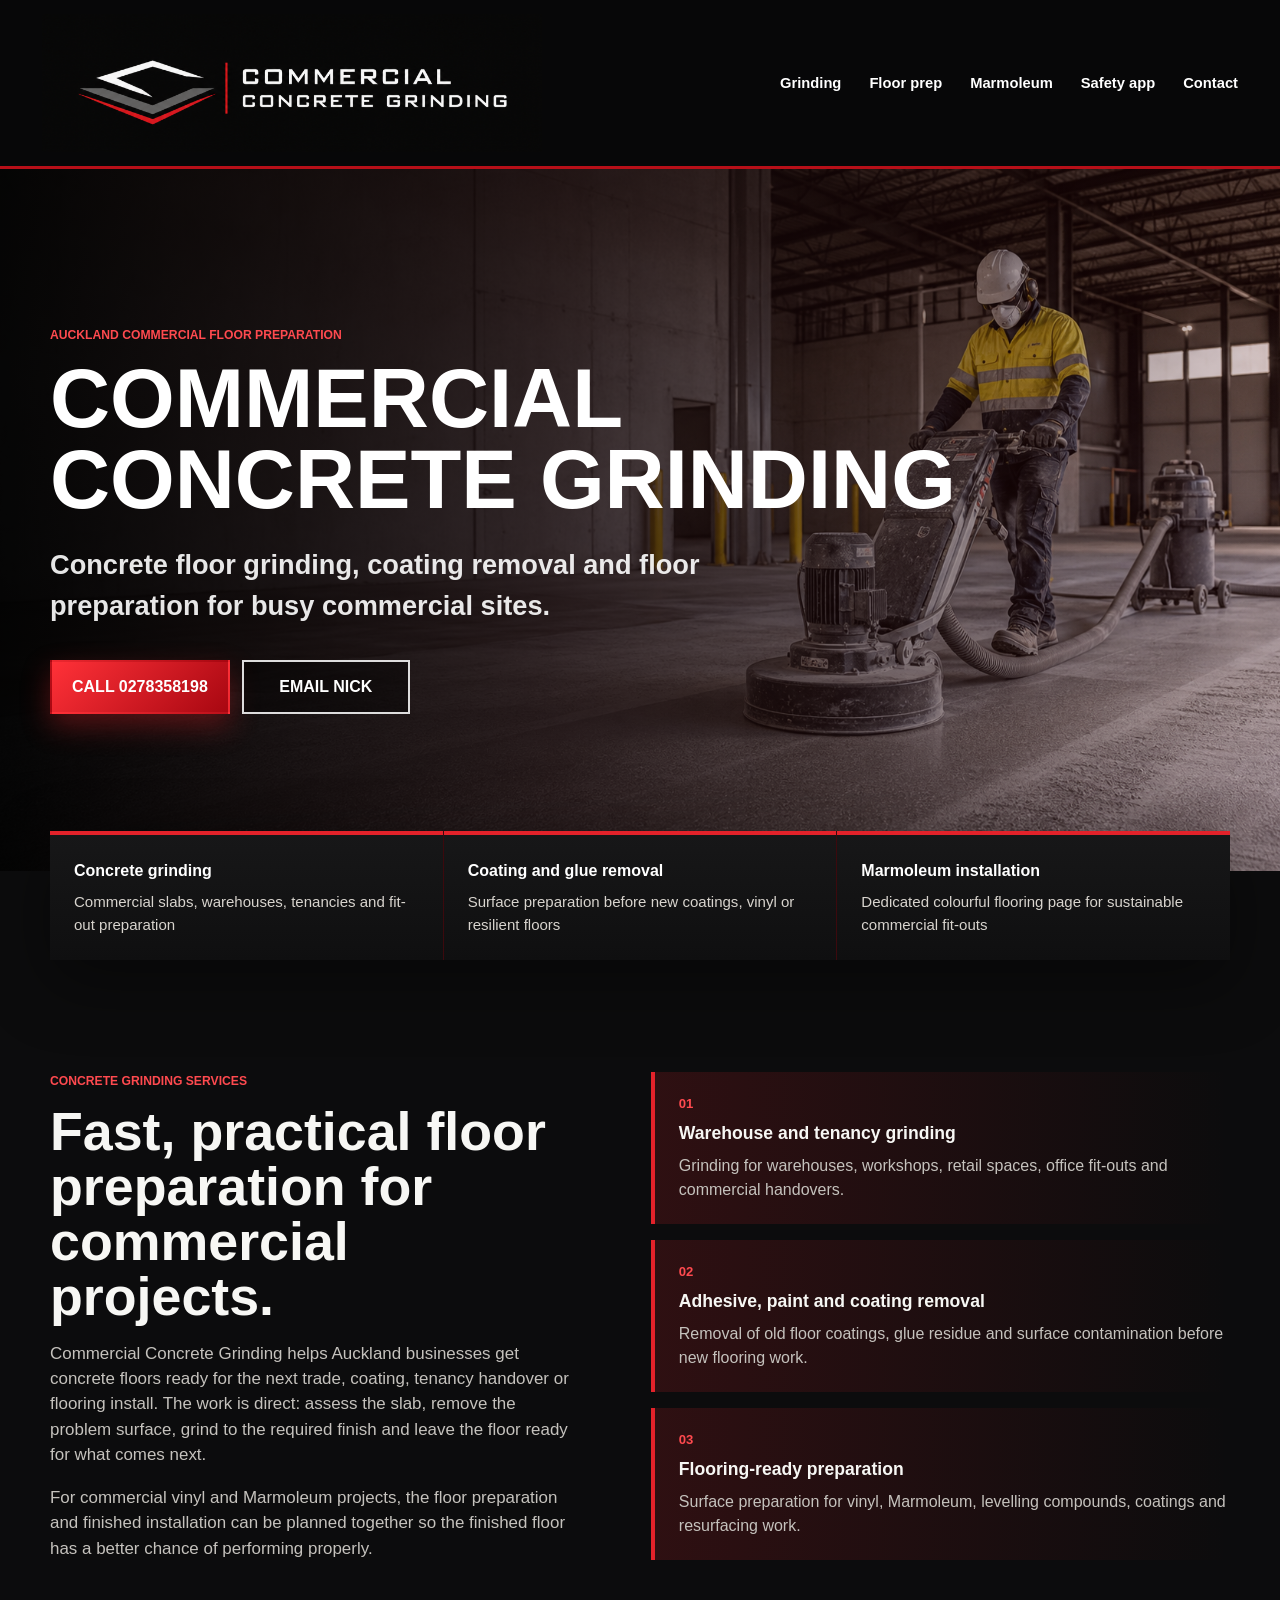
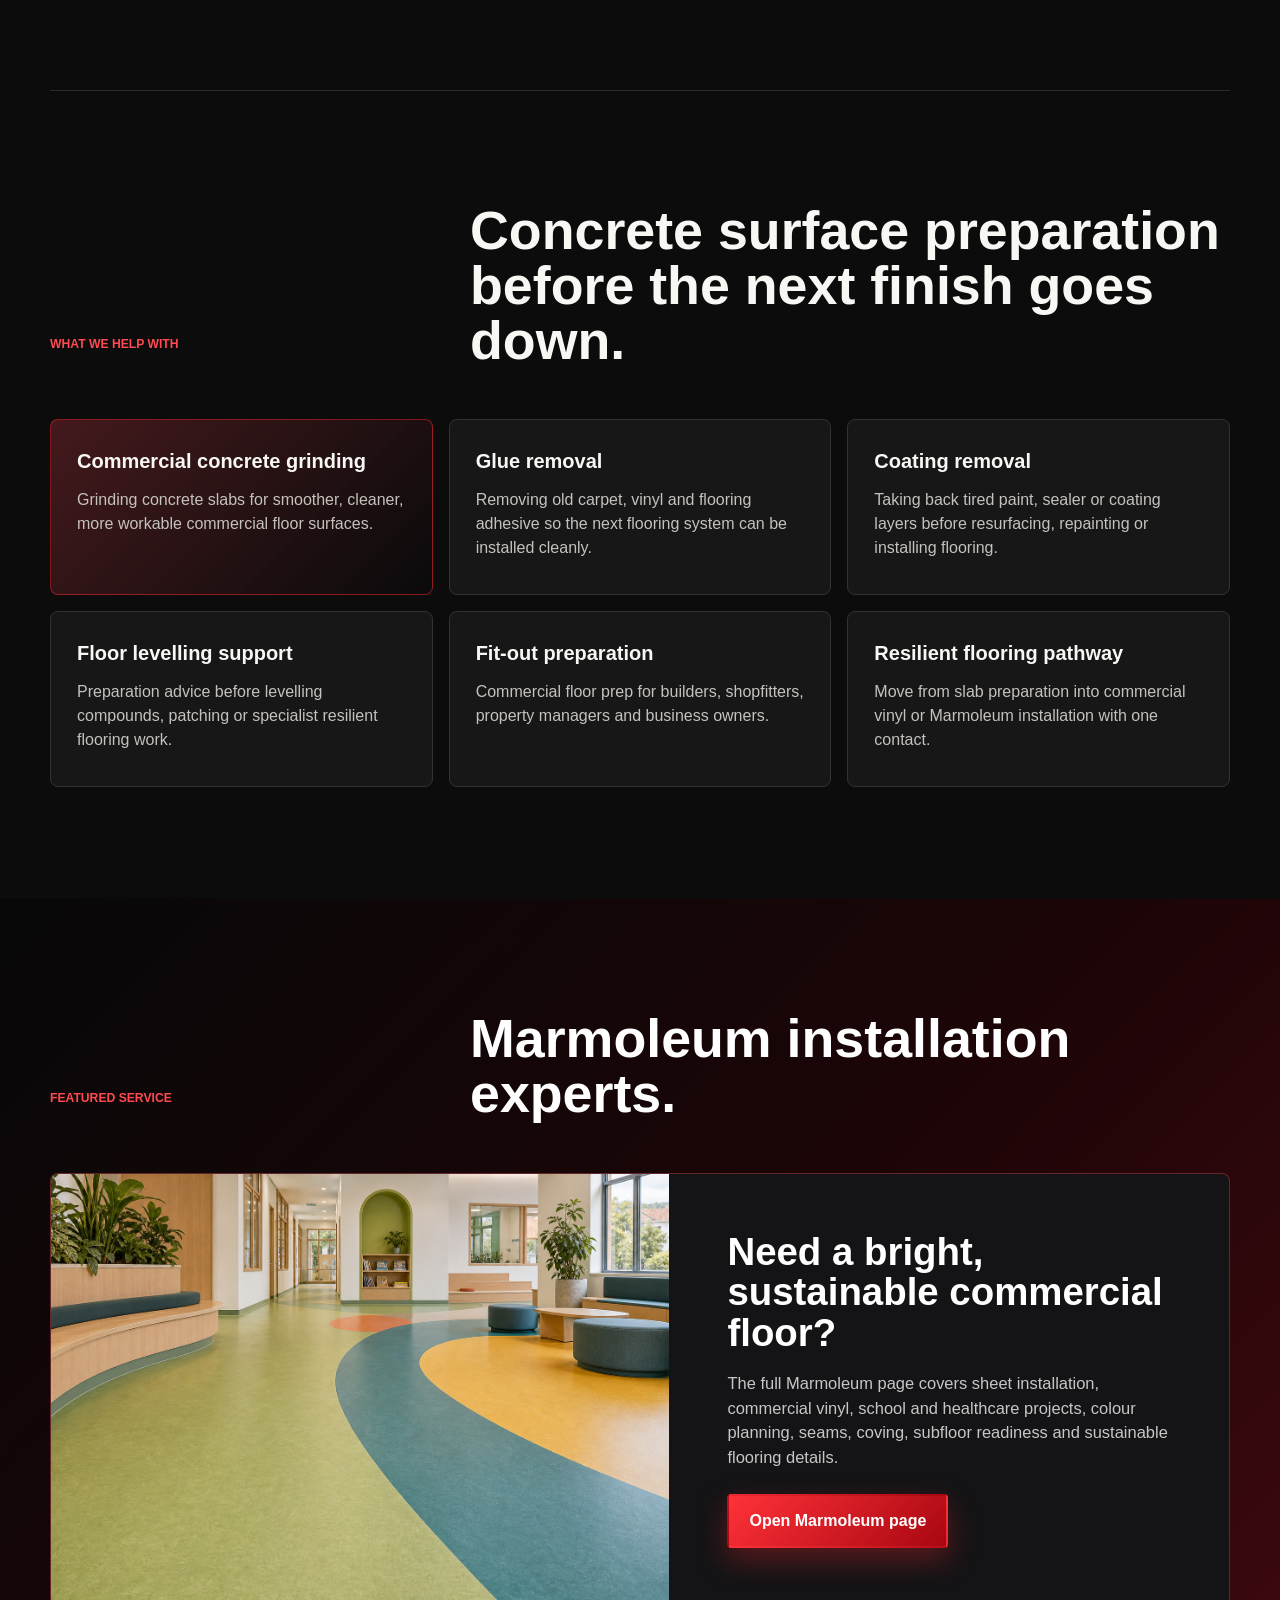
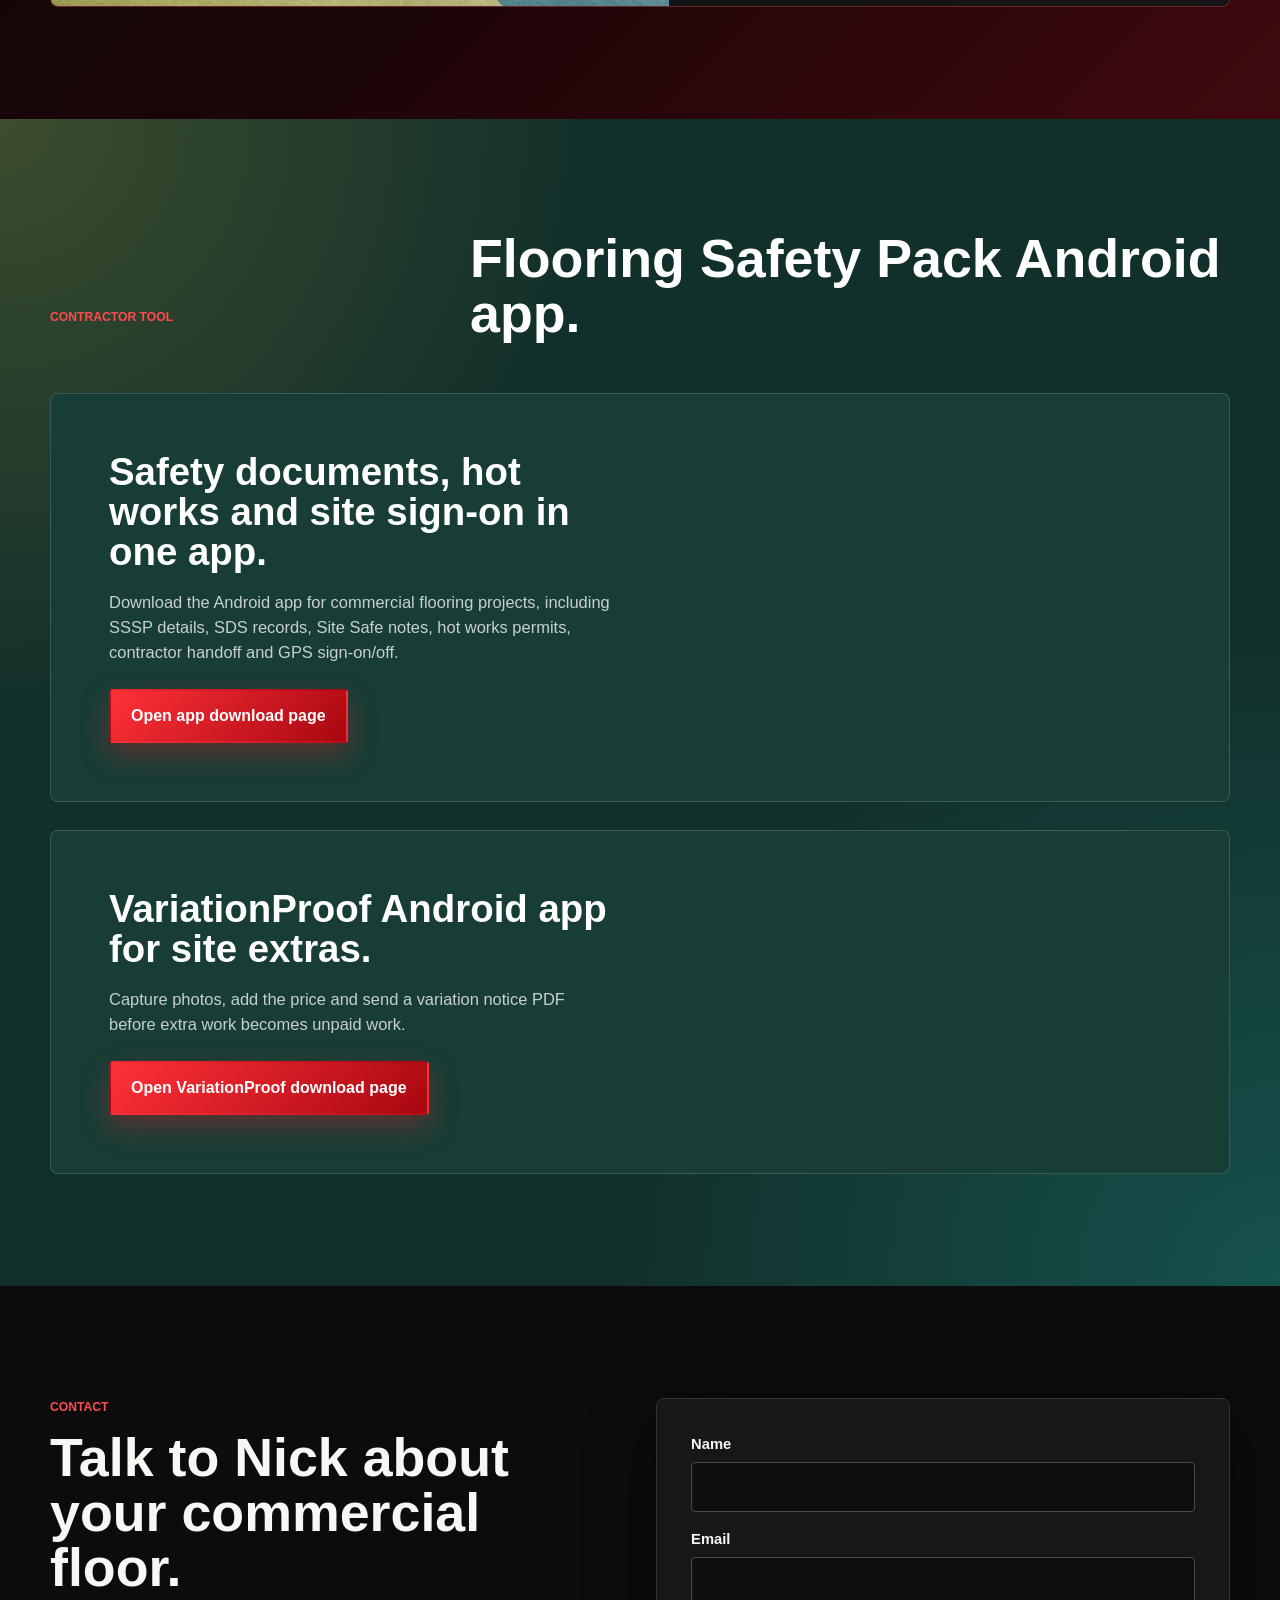
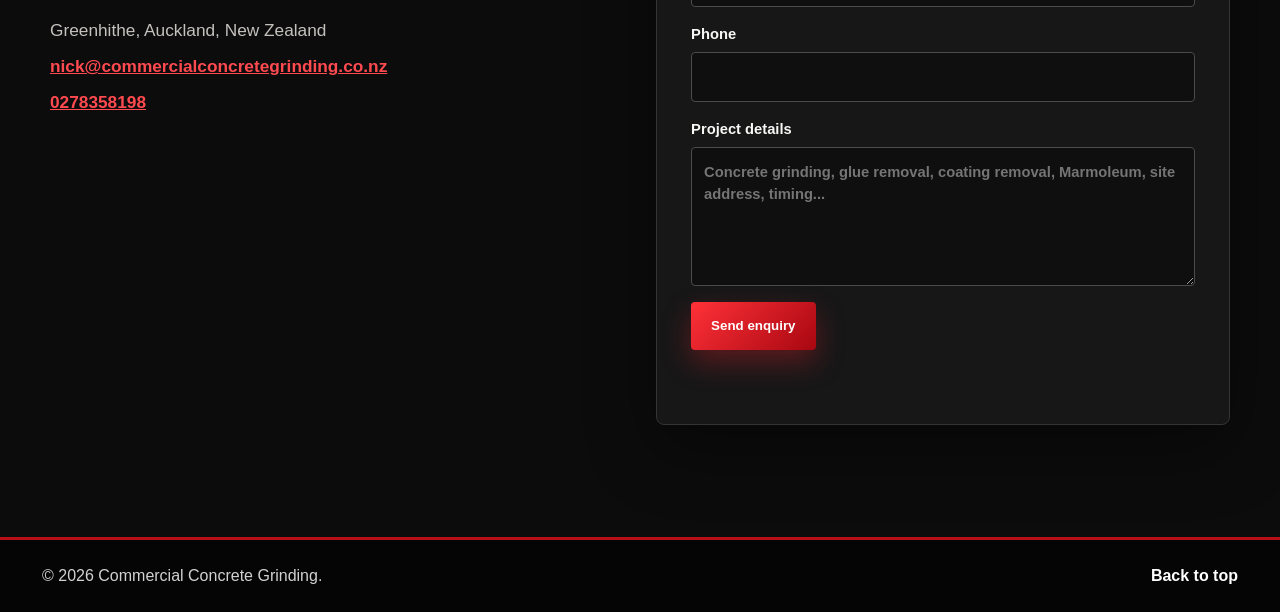
<file: index.html>
<!doctype html>
<html lang="en-NZ">
  <head>
    <meta charset="utf-8" />
    <meta name="viewport" content="width=device-width, initial-scale=1" />
    <title>Commercial Concrete Grinding Auckland | Floor Preparation</title>
    <meta
      name="description"
      content="Commercial Concrete Grinding in Auckland. Concrete floor grinding, coating removal, glue removal and floor preparation for warehouses, shops, offices and commercial fit-outs."
    />
    <meta name="theme-color" content="#20201d" />
    <meta property="og:title" content="Commercial Concrete Grinding Auckland" />
    <meta
      property="og:description"
      content="Concrete floor grinding, floor preparation and commercial surface preparation in Auckland, with a dedicated Marmoleum installation service page."
    />
    <meta property="og:type" content="website" />
    <meta property="og:url" content="https://www.commercialconcretegrinding.co.nz/" />
    <meta property="og:image" content="https://www.commercialconcretegrinding.co.nz/assets/concrete-grinding-hero.png" />
    <link rel="canonical" href="https://www.commercialconcretegrinding.co.nz/" />
    <link rel="stylesheet" href="styles.css" />
    <script type="application/ld+json">
      {
        "@context": "https://schema.org",
        "@type": "LocalBusiness",
        "name": "Commercial Concrete Grinding",
        "url": "https://www.commercialconcretegrinding.co.nz/",
        "email": "nick@commercialconcretegrinding.co.nz",
        "telephone": "+64278358198",
        "address": {
          "@type": "PostalAddress",
          "addressLocality": "Greenhithe",
          "addressRegion": "Auckland",
          "addressCountry": "NZ"
        },
        "areaServed": "Auckland",
        "description": "Auckland commercial concrete grinding, coating removal, glue removal and floor preparation."
      }
    </script>
  </head>
  <body class="home-page">
    <header class="site-header">
      <a class="brand home-brand" href="#top" aria-label="Commercial Concrete Grinding home">
        <img class="brand-logo" src="assets/ccg-logo.png" alt="Commercial Concrete Grinding" />
      </a>
      <button class="nav-toggle" type="button" aria-expanded="false" aria-controls="site-nav">
        <span></span>
        <span></span>
        <span></span>
        <span class="sr-only">Menu</span>
      </button>
      <nav class="site-nav" id="site-nav" aria-label="Primary navigation">
        <a href="#services">Grinding</a>
        <a href="#floor-prep">Floor prep</a>
        <a href="marmoleum.html">Marmoleum</a>
        <a href="flooring-safety-pack.html">Safety app</a>
        <a href="#contact">Contact</a>
      </nav>
    </header>

    <main id="top">
      <section class="hero" aria-labelledby="hero-title">
        <div class="hero-inner">
          <p class="eyebrow">Auckland commercial floor preparation</p>
          <h1 id="hero-title">Commercial Concrete Grinding</h1>
          <p class="hero-subtitle">
            Concrete floor grinding, coating removal and floor preparation for busy commercial sites.
          </p>
          <div class="hero-actions grinding-buttons" aria-label="Contact actions">
            <a class="button primary grinding-button" href="tel:+64278358198">Call 0278358198</a>
            <a class="button secondary grinding-button" href="mailto:nick@commercialconcretegrinding.co.nz">Email Nick</a>
          </div>
        </div>
      </section>

      <section class="intro-band" aria-label="Concrete grinding service highlights">
        <div>
          <strong>Concrete grinding</strong>
          <span>Commercial slabs, warehouses, tenancies and fit-out preparation</span>
        </div>
        <div>
          <strong>Coating and glue removal</strong>
          <span>Surface preparation before new coatings, vinyl or resilient floors</span>
        </div>
        <div>
          <strong>Marmoleum installation</strong>
          <span>Dedicated colourful flooring page for sustainable commercial fit-outs</span>
        </div>
      </section>

      <section class="section split" id="services">
        <div class="section-copy">
          <p class="eyebrow">Concrete Grinding Services</p>
          <h2>Fast, practical floor preparation for commercial projects.</h2>
          <p>
            Commercial Concrete Grinding helps Auckland businesses get concrete floors ready for the next trade,
            coating, tenancy handover or flooring install. The work is direct: assess the slab, remove the problem
            surface, grind to the required finish and leave the floor ready for what comes next.
          </p>
          <p>
            For commercial vinyl and Marmoleum projects, the floor preparation and finished installation can be
            planned together so the finished floor has a better chance of performing properly.
          </p>
        </div>
        <div class="proof-list" aria-label="Concrete grinding strengths">
          <div>
            <span>01</span>
            <strong>Warehouse and tenancy grinding</strong>
            <p>Grinding for warehouses, workshops, retail spaces, office fit-outs and commercial handovers.</p>
          </div>
          <div>
            <span>02</span>
            <strong>Adhesive, paint and coating removal</strong>
            <p>Removal of old floor coatings, glue residue and surface contamination before new flooring work.</p>
          </div>
          <div>
            <span>03</span>
            <strong>Flooring-ready preparation</strong>
            <p>Surface preparation for vinyl, Marmoleum, levelling compounds, coatings and resurfacing work.</p>
          </div>
        </div>
      </section>

      <section class="section services" id="floor-prep" aria-labelledby="floor-prep-title">
        <div class="section-heading">
          <p class="eyebrow">What We Help With</p>
          <h2 id="floor-prep-title">Concrete surface preparation before the next finish goes down.</h2>
        </div>
        <div class="service-grid">
          <article class="service-item featured">
            <h3>Commercial concrete grinding</h3>
            <p>Grinding concrete slabs for smoother, cleaner, more workable commercial floor surfaces.</p>
          </article>
          <article class="service-item">
            <h3>Glue removal</h3>
            <p>Removing old carpet, vinyl and flooring adhesive so the next flooring system can be installed cleanly.</p>
          </article>
          <article class="service-item">
            <h3>Coating removal</h3>
            <p>Taking back tired paint, sealer or coating layers before resurfacing, repainting or installing flooring.</p>
          </article>
          <article class="service-item">
            <h3>Floor levelling support</h3>
            <p>Preparation advice before levelling compounds, patching or specialist resilient flooring work.</p>
          </article>
          <article class="service-item">
            <h3>Fit-out preparation</h3>
            <p>Commercial floor prep for builders, shopfitters, property managers and business owners.</p>
          </article>
          <article class="service-item">
            <h3>Resilient flooring pathway</h3>
            <p>Move from slab preparation into commercial vinyl or Marmoleum installation with one contact.</p>
          </article>
        </div>
      </section>

      <section class="work-section marmoleum-feature" id="marmoleum" aria-labelledby="marmoleum-title">
        <div class="section-heading">
          <p class="eyebrow">Featured Service</p>
          <h2 id="marmoleum-title">Marmoleum installation experts.</h2>
        </div>
        <div class="work-grid">
          <article class="work-item">
            <img
              src="assets/marmoleum-finished-commercial.png"
              alt="Finished colourful Marmoleum-style commercial floor in a sustainable education interior"
            />
            <div>
              <h3>Need a bright, sustainable commercial floor?</h3>
              <p>
                The full Marmoleum page covers sheet installation, commercial vinyl, school and healthcare projects,
                colour planning, seams, coving, subfloor readiness and sustainable flooring details.
              </p>
              <a class="button primary" href="marmoleum.html">Open Marmoleum page</a>
            </div>
          </article>
        </div>
      </section>

      <section class="work-section app-feature" id="safety-app" aria-labelledby="safety-app-title">
        <div class="section-heading">
          <p class="eyebrow">Contractor Tool</p>
          <h2 id="safety-app-title">Flooring Safety Pack Android app.</h2>
        </div>
        <div class="work-grid">
          <article class="work-item">
            <div>
              <h3>Safety documents, hot works and site sign-on in one app.</h3>
              <p>
                Download the Android app for commercial flooring projects, including SSSP details, SDS records,
                Site Safe notes, hot works permits, contractor handoff and GPS sign-on/off.
              </p>
              <a class="button primary" href="flooring-safety-pack.html">Open app download page</a>
            </div>
          </article>
          <article class="work-item">
            <div>
              <h3>VariationProof Android app for site extras.</h3>
              <p>
                Capture photos, add the price and send a variation notice PDF before extra work becomes unpaid work.
              </p>
              <a class="button primary" href="variationproof.html">Open VariationProof download page</a>
            </div>
          </article>
        </div>
      </section>

      <section class="contact-section" id="contact" aria-labelledby="contact-title">
        <div class="contact-copy">
          <p class="eyebrow">Contact</p>
          <h2 id="contact-title">Talk to Nick about your commercial floor.</h2>
          <address>
            <span>Greenhithe, Auckland, New Zealand</span>
            <a href="mailto:nick@commercialconcretegrinding.co.nz">nick@commercialconcretegrinding.co.nz</a>
            <a href="tel:+64278358198">0278358198</a>
          </address>
        </div>
        <form class="contact-form" data-contact-form>
          <label>
            Name
            <input name="name" autocomplete="name" required />
          </label>
          <label>
            Email
            <input name="email" type="email" autocomplete="email" required />
          </label>
          <label>
            Phone
            <input name="phone" type="tel" autocomplete="tel" />
          </label>
          <label>
            Project details
            <textarea
              name="message"
              rows="5"
              placeholder="Concrete grinding, glue removal, coating removal, Marmoleum, site address, timing..."
              required
            ></textarea>
          </label>
          <button class="button primary" type="submit">Send enquiry</button>
          <p class="form-status" data-form-status role="status" aria-live="polite"></p>
        </form>
      </section>
    </main>

    <footer class="site-footer">
      <p>&copy; <span data-year></span> Commercial Concrete Grinding.</p>
      <a href="#top">Back to top</a>
    </footer>

    <script src="script.js?v=20260603-beta-code"></script>
  </body>
</html>
</file>
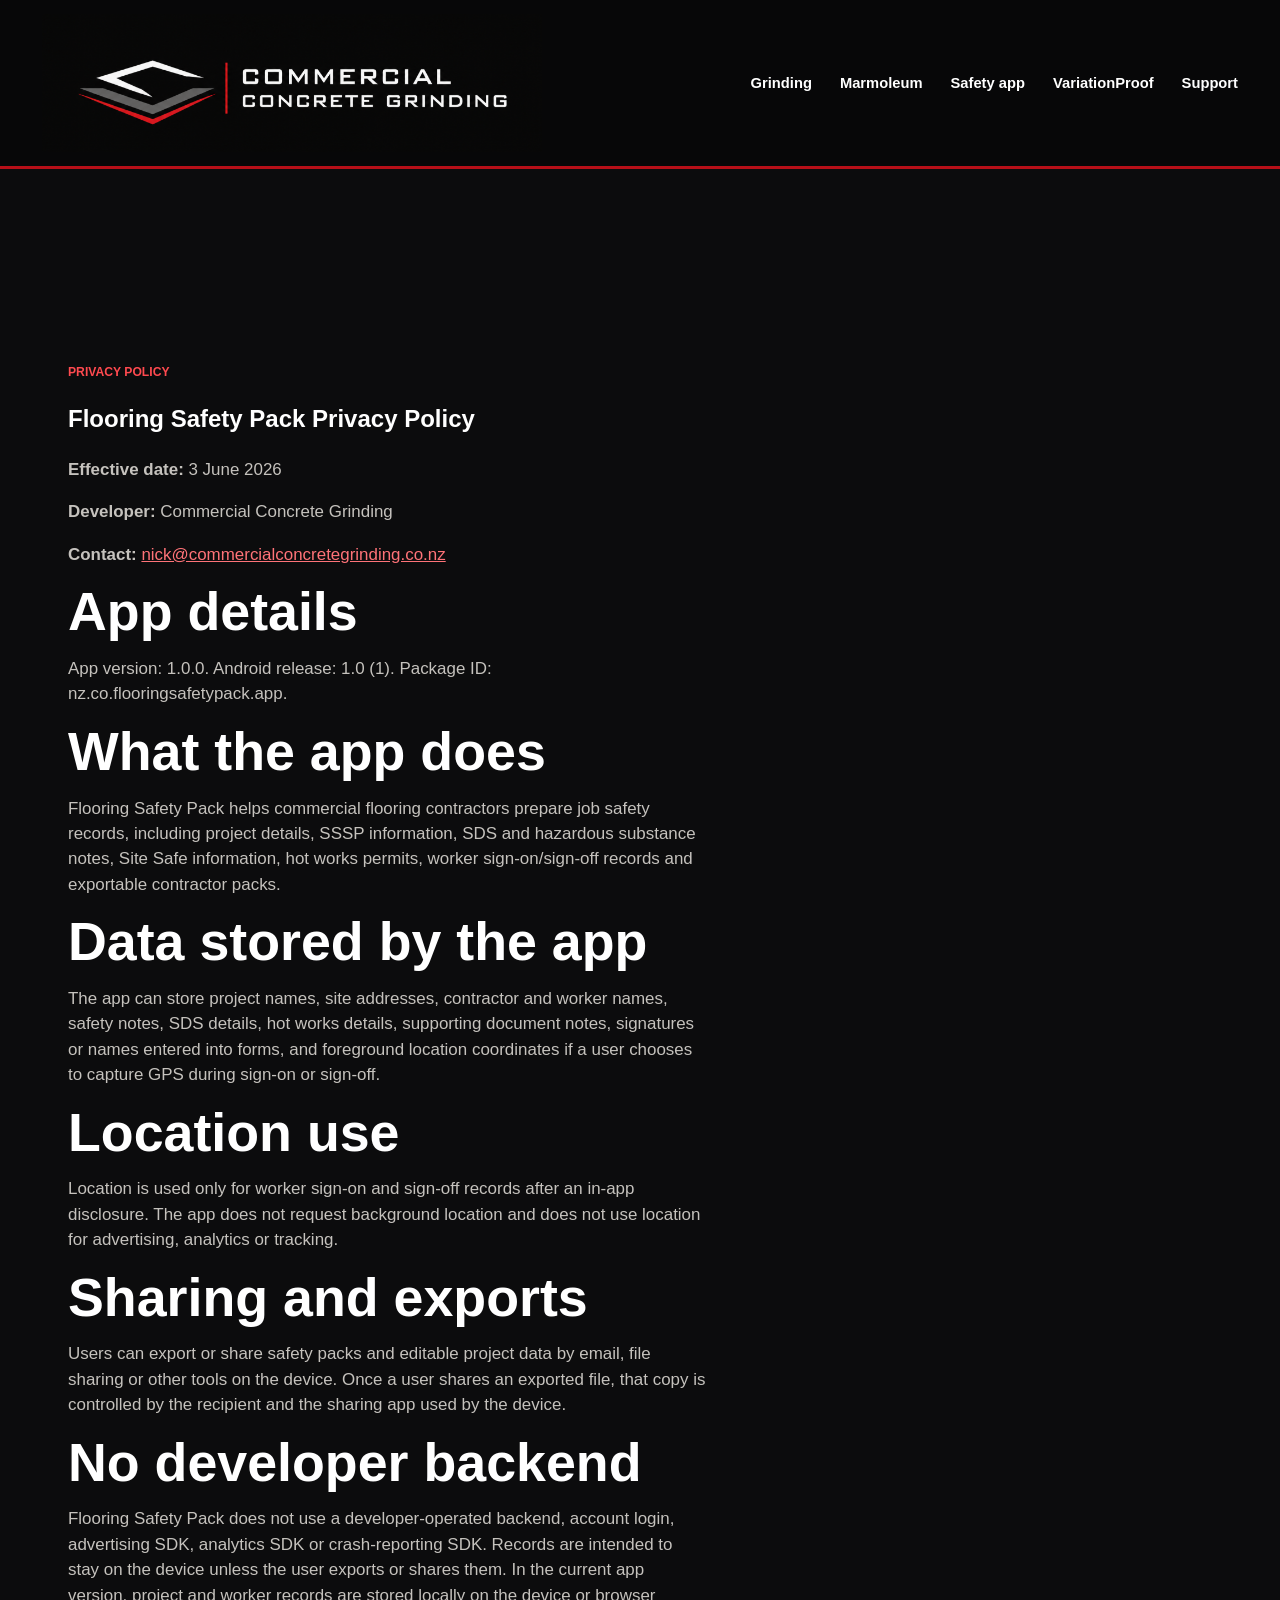
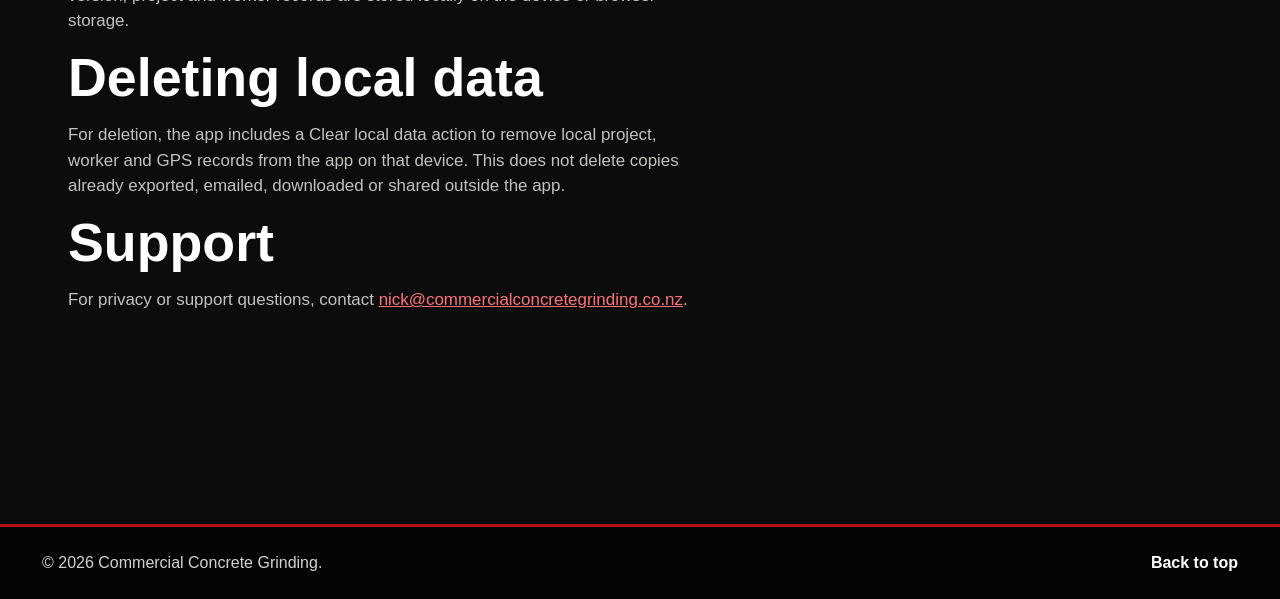
<file: flooring-safety-pack-privacy.html>
<!doctype html>
<html lang="en-NZ">
  <head>
    <meta charset="utf-8" />
    <meta name="viewport" content="width=device-width, initial-scale=1" />
    <title>Flooring Safety Pack Privacy Policy</title>
    <meta
      name="description"
      content="Privacy policy for Flooring Safety Pack, an Android app for commercial flooring safety documents and GPS sign-on/off records."
    />
    <meta name="theme-color" content="#20201d" />
    <link rel="canonical" href="https://www.commercialconcretegrinding.co.nz/flooring-safety-pack-privacy.html" />
    <link rel="stylesheet" href="styles.css" />
  </head>
  <body class="home-page app-page legal-page">
    <header class="site-header">
      <a class="brand home-brand" href="index.html" aria-label="Commercial Concrete Grinding home">
        <img class="brand-logo" src="assets/ccg-logo.png" alt="Commercial Concrete Grinding" />
      </a>
      <button class="nav-toggle" type="button" aria-expanded="false" aria-controls="site-nav">
        <span></span>
        <span></span>
        <span></span>
        <span class="sr-only">Menu</span>
      </button>
      <nav class="site-nav" id="site-nav" aria-label="Primary navigation">
        <a href="index.html">Grinding</a>
        <a href="marmoleum.html">Marmoleum</a>
        <a href="flooring-safety-pack.html">Safety app</a>
        <a href="variationproof.html">VariationProof</a>
        <a href="flooring-safety-pack-support.html">Support</a>
      </nav>
    </header>

    <main id="top" class="legal-content">
      <section class="section">
        <div class="section-copy legal-copy">
          <p class="eyebrow">Privacy policy</p>
          <h1>Flooring Safety Pack Privacy Policy</h1>
          <p><strong>Effective date:</strong> 3 June 2026</p>
          <p><strong>Developer:</strong> Commercial Concrete Grinding</p>
          <p><strong>Contact:</strong> <a href="mailto:nick@commercialconcretegrinding.co.nz">nick@commercialconcretegrinding.co.nz</a></p>

          <h2>App details</h2>
          <p>
            App version: 1.0.0. Android release: 1.0 (1). Package ID: nz.co.flooringsafetypack.app.
          </p>

          <h2>What the app does</h2>
          <p>
            Flooring Safety Pack helps commercial flooring contractors prepare job safety records, including project
            details, SSSP information, SDS and hazardous substance notes, Site Safe information, hot works permits,
            worker sign-on/sign-off records and exportable contractor packs.
          </p>

          <h2>Data stored by the app</h2>
          <p>
            The app can store project names, site addresses, contractor and worker names, safety notes, SDS details,
            hot works details, supporting document notes, signatures or names entered into forms, and foreground
            location coordinates if a user chooses to capture GPS during sign-on or sign-off.
          </p>

          <h2>Location use</h2>
          <p>
            Location is used only for worker sign-on and sign-off records after an in-app disclosure. The app does not
            request background location and does not use location for advertising, analytics or tracking.
          </p>

          <h2>Sharing and exports</h2>
          <p>
            Users can export or share safety packs and editable project data by email, file sharing or other tools on
            the device. Once a user shares an exported file, that copy is controlled by the recipient and the sharing
            app used by the device.
          </p>

          <h2>No developer backend</h2>
          <p>
            Flooring Safety Pack does not use a developer-operated backend, account login, advertising SDK, analytics
            SDK or crash-reporting SDK. Records are intended to stay on the device unless the user exports or shares
            them. In the current app version, project and worker records are stored locally on the device or browser
            storage.
          </p>

          <h2>Deleting local data</h2>
          <p>
            For deletion, the app includes a Clear local data action to remove local project, worker and GPS records
            from the app on that device. This does not delete copies already exported, emailed, downloaded or shared
            outside the app.
          </p>

          <h2>Support</h2>
          <p>
            For privacy or support questions, contact
            <a href="mailto:nick@commercialconcretegrinding.co.nz">nick@commercialconcretegrinding.co.nz</a>.
          </p>
        </div>
      </section>
    </main>

    <footer class="site-footer">
      <p>&copy; <span data-year></span> Commercial Concrete Grinding.</p>
      <a href="#top">Back to top</a>
    </footer>

    <script src="script.js?v=20260603-beta-code"></script>
  </body>
</html>
</file>
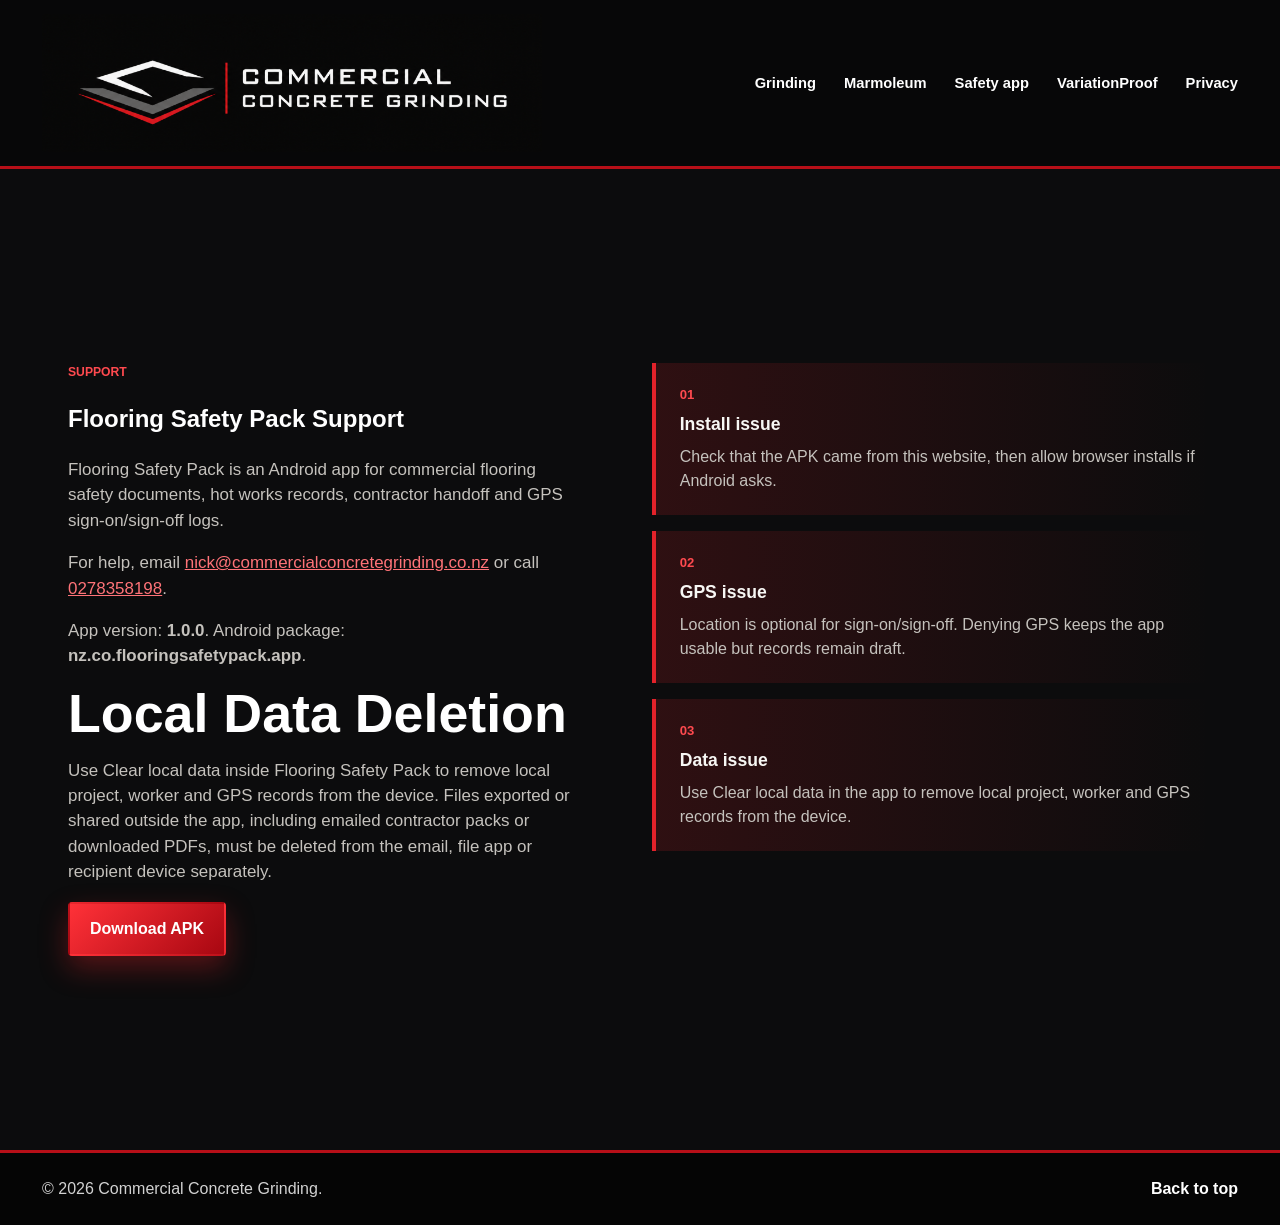
<file: flooring-safety-pack-support.html>
<!doctype html>
<html lang="en-NZ">
  <head>
    <meta charset="utf-8" />
    <meta name="viewport" content="width=device-width, initial-scale=1" />
    <title>Flooring Safety Pack Support</title>
    <meta
      name="description"
      content="Support page for Flooring Safety Pack, the Android app for commercial flooring safety documents and GPS sign-on/off records."
    />
    <meta name="theme-color" content="#20201d" />
    <link rel="canonical" href="https://www.commercialconcretegrinding.co.nz/flooring-safety-pack-support.html" />
    <link rel="stylesheet" href="styles.css" />
  </head>
  <body class="home-page app-page legal-page">
    <header class="site-header">
      <a class="brand home-brand" href="index.html" aria-label="Commercial Concrete Grinding home">
        <img class="brand-logo" src="assets/ccg-logo.png" alt="Commercial Concrete Grinding" />
      </a>
      <button class="nav-toggle" type="button" aria-expanded="false" aria-controls="site-nav">
        <span></span>
        <span></span>
        <span></span>
        <span class="sr-only">Menu</span>
      </button>
      <nav class="site-nav" id="site-nav" aria-label="Primary navigation">
        <a href="index.html">Grinding</a>
        <a href="marmoleum.html">Marmoleum</a>
        <a href="flooring-safety-pack.html">Safety app</a>
        <a href="variationproof.html">VariationProof</a>
        <a href="flooring-safety-pack-privacy.html">Privacy</a>
      </nav>
    </header>

    <main id="top" class="legal-content">
      <section class="section split">
        <div class="section-copy legal-copy">
          <p class="eyebrow">Support</p>
          <h1>Flooring Safety Pack Support</h1>
          <p>
            Flooring Safety Pack is an Android app for commercial flooring safety documents, hot works records,
            contractor handoff and GPS sign-on/sign-off logs.
          </p>
          <p>
            For help, email <a href="mailto:nick@commercialconcretegrinding.co.nz">nick@commercialconcretegrinding.co.nz</a>
            or call <a href="tel:+64278358198">0278358198</a>.
          </p>
          <p>
            App version: <strong>1.0.0</strong>. Android package:
            <strong>nz.co.flooringsafetypack.app</strong>.
          </p>
          <h2>Local Data Deletion</h2>
          <p>
            Use Clear local data inside Flooring Safety Pack to remove local project, worker and GPS records from the
            device. Files exported or shared outside the app, including emailed contractor packs or downloaded PDFs,
            must be deleted from the email, file app or recipient device separately.
          </p>
          <a class="button primary" href="downloads/flooring-safety-pack.apk" download>Download APK</a>
        </div>
        <div class="proof-list" aria-label="Support checks">
          <div>
            <span>01</span>
            <strong>Install issue</strong>
            <p>Check that the APK came from this website, then allow browser installs if Android asks.</p>
          </div>
          <div>
            <span>02</span>
            <strong>GPS issue</strong>
            <p>Location is optional for sign-on/sign-off. Denying GPS keeps the app usable but records remain draft.</p>
          </div>
          <div>
            <span>03</span>
            <strong>Data issue</strong>
            <p>Use Clear local data in the app to remove local project, worker and GPS records from the device.</p>
          </div>
        </div>
      </section>
    </main>

    <footer class="site-footer">
      <p>&copy; <span data-year></span> Commercial Concrete Grinding.</p>
      <a href="#top">Back to top</a>
    </footer>

    <script src="script.js?v=20260603-beta-code"></script>
  </body>
</html>
</file>
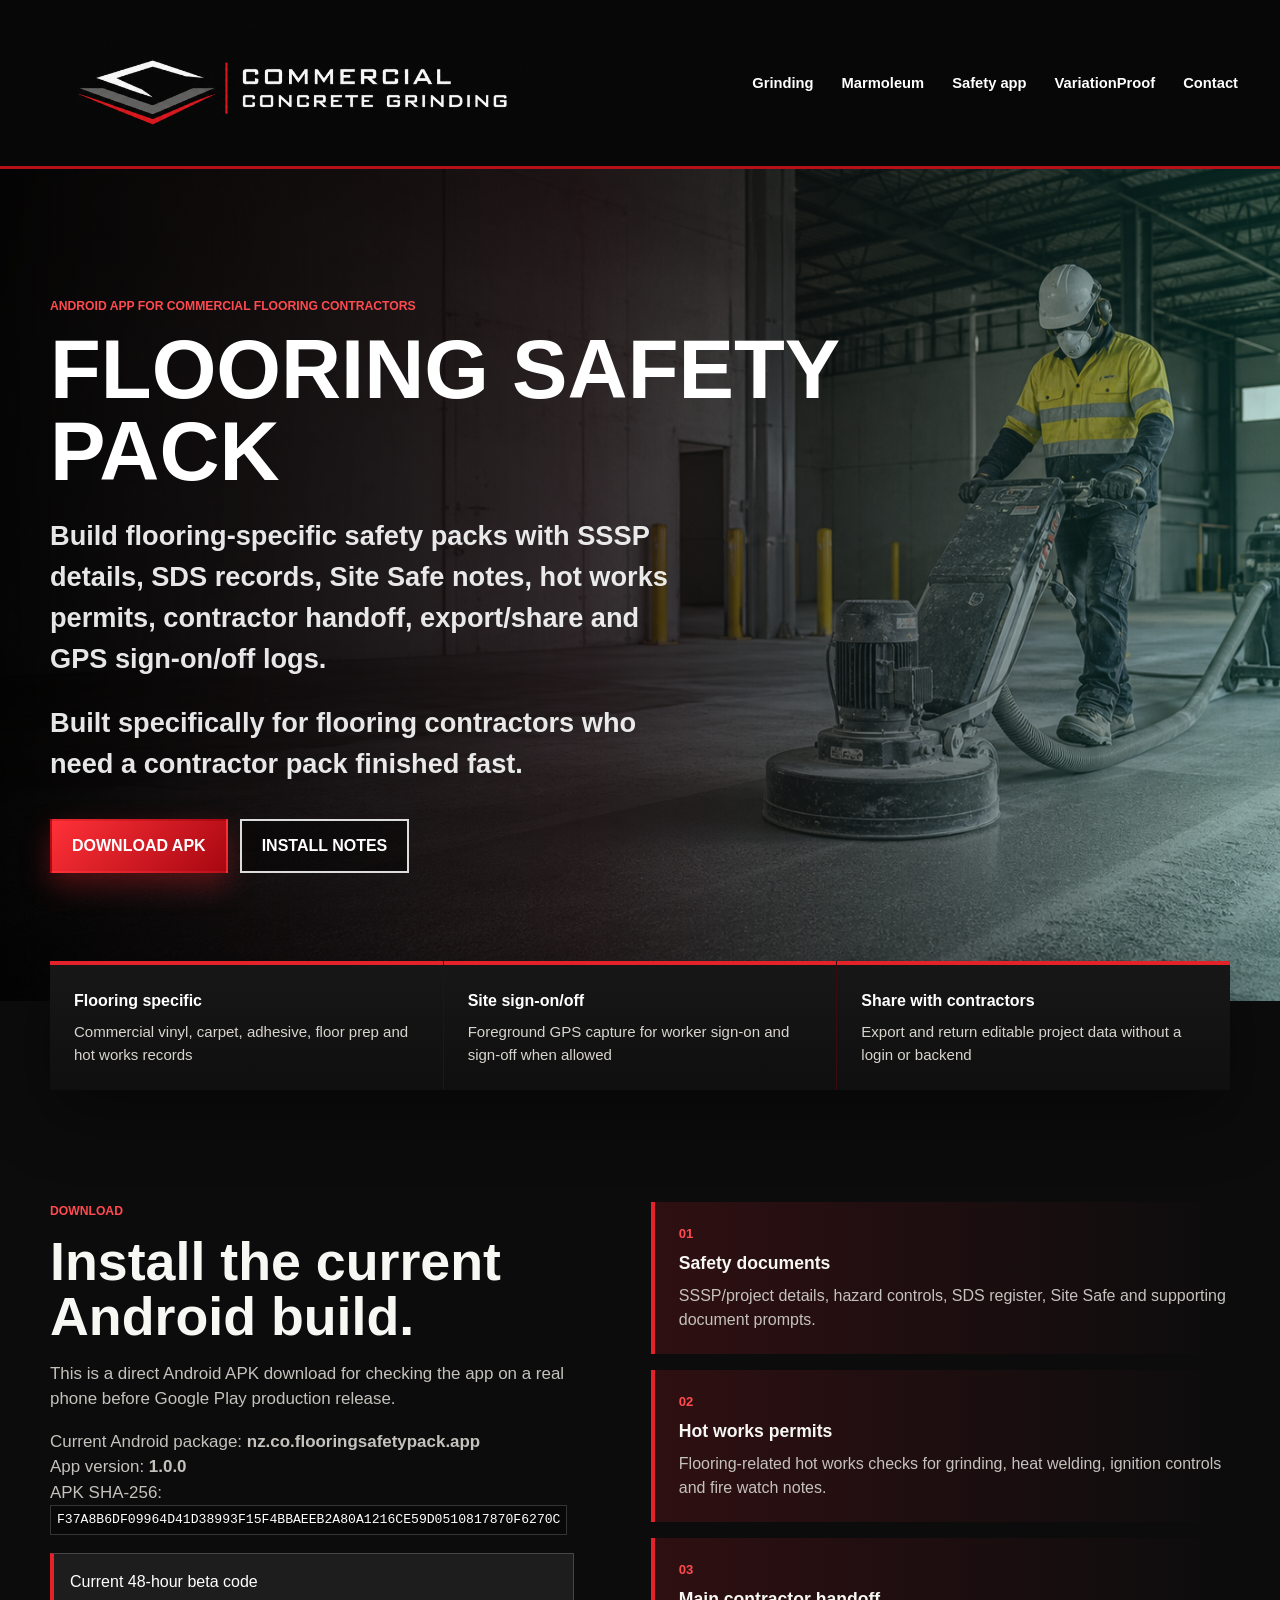
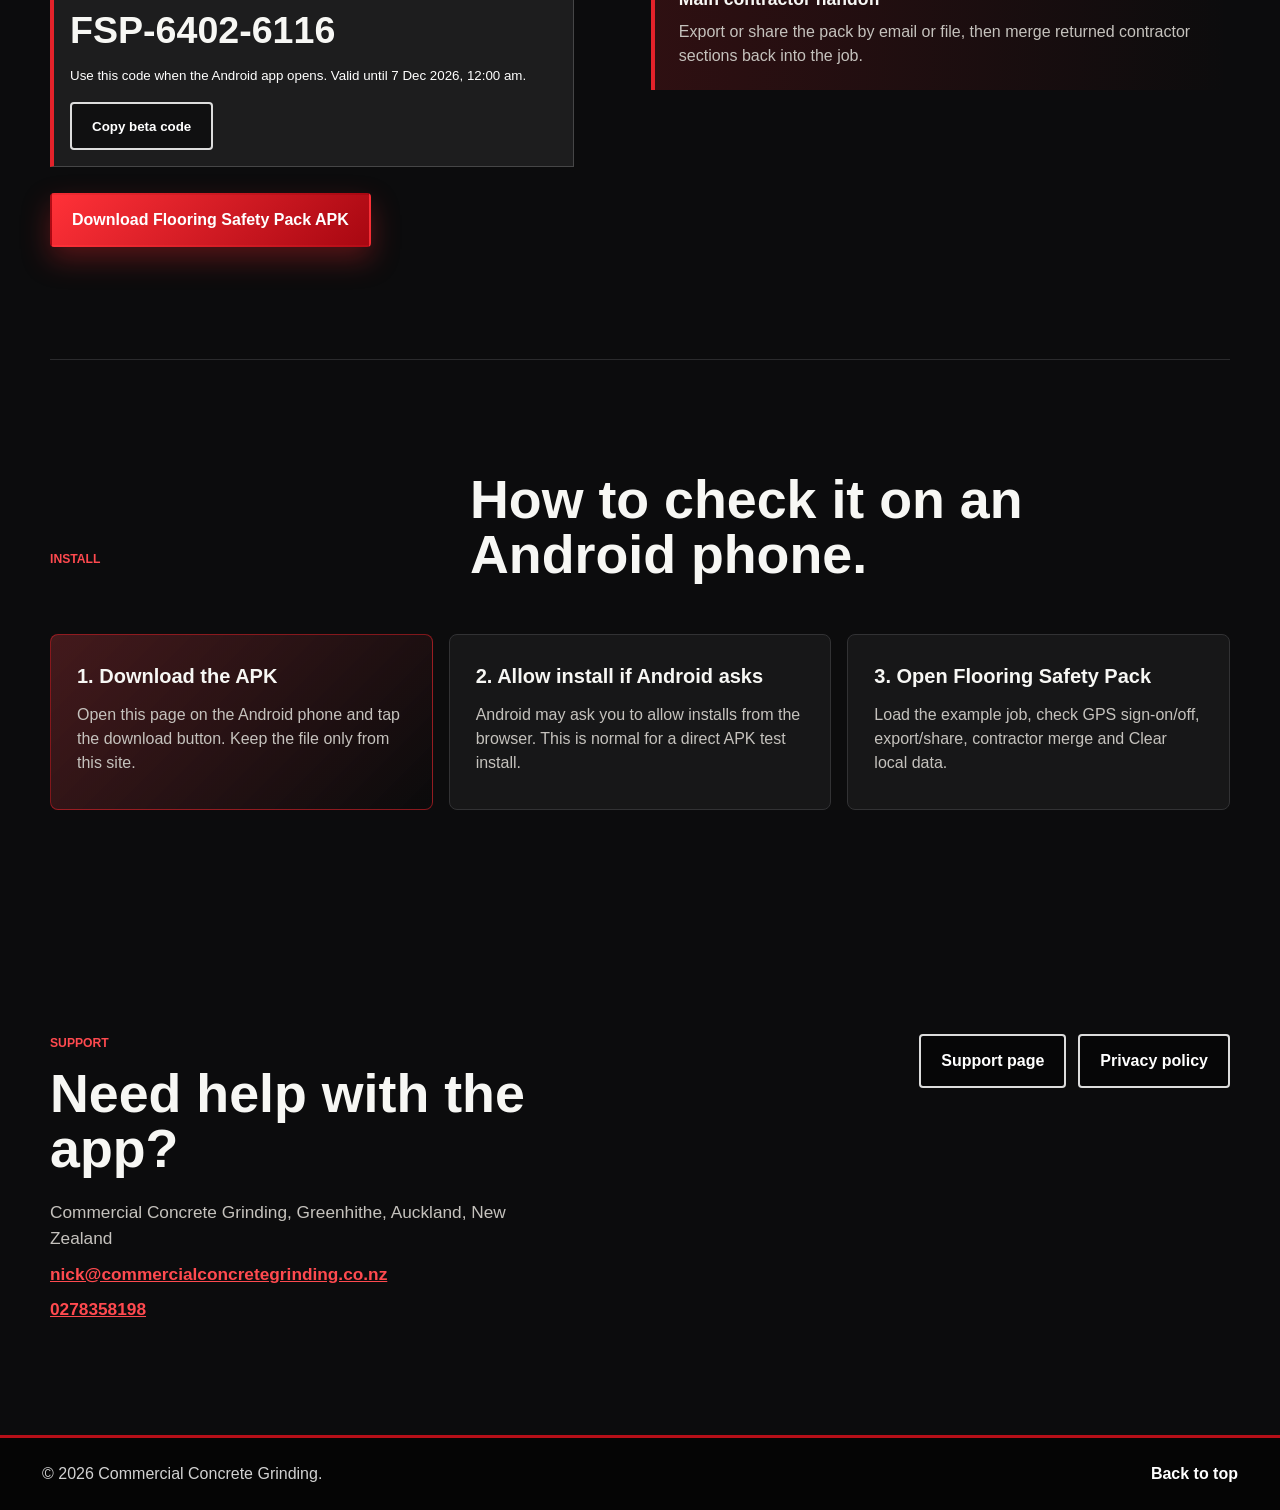
<file: flooring-safety-pack.html>
<!doctype html>
<html lang="en-NZ">
  <head>
    <meta charset="utf-8" />
    <meta name="viewport" content="width=device-width, initial-scale=1" />
    <title>Flooring Safety Pack Android App | Commercial Concrete Grinding</title>
    <meta
      name="description"
      content="Download Flooring Safety Pack for Android. A job safety document app for commercial flooring contractors, with SSSP, SDS, hot works, Site Safe and GPS sign-on/off records."
    />
    <meta name="theme-color" content="#20201d" />
    <meta property="og:title" content="Flooring Safety Pack Android App" />
    <meta
      property="og:description"
      content="Commercial flooring safety documents, contractor handoff and GPS sign-on/off records in one Android app."
    />
    <meta property="og:type" content="website" />
    <meta property="og:url" content="https://www.commercialconcretegrinding.co.nz/flooring-safety-pack.html" />
    <link rel="canonical" href="https://www.commercialconcretegrinding.co.nz/flooring-safety-pack.html" />
    <link rel="stylesheet" href="styles.css" />
  </head>
  <body class="home-page app-page">
    <header class="site-header">
      <a class="brand home-brand" href="index.html" aria-label="Commercial Concrete Grinding home">
        <img class="brand-logo" src="assets/ccg-logo.png" alt="Commercial Concrete Grinding" />
      </a>
      <button class="nav-toggle" type="button" aria-expanded="false" aria-controls="site-nav">
        <span></span>
        <span></span>
        <span></span>
        <span class="sr-only">Menu</span>
      </button>
      <nav class="site-nav" id="site-nav" aria-label="Primary navigation">
        <a href="index.html">Grinding</a>
        <a href="marmoleum.html">Marmoleum</a>
        <a href="flooring-safety-pack.html">Safety app</a>
        <a href="variationproof.html">VariationProof</a>
        <a href="index.html#contact">Contact</a>
      </nav>
    </header>

    <main id="top">
      <section class="hero app-hero" aria-labelledby="app-title">
        <div class="hero-inner">
          <p class="eyebrow">Android app for commercial flooring contractors</p>
          <h1 id="app-title">Flooring Safety Pack</h1>
          <p class="hero-subtitle">
            Build flooring-specific safety packs with SSSP details, SDS records, Site Safe notes, hot works permits,
            contractor handoff, export/share and GPS sign-on/off logs.
          </p>
          <p class="hero-subtitle app-fast-line">
            Built specifically for flooring contractors who need a contractor pack finished fast.
          </p>
          <div class="hero-actions grinding-buttons" aria-label="Download actions">
            <a class="button primary grinding-button" href="downloads/flooring-safety-pack.apk" download>
              Download APK
            </a>
            <a class="button secondary grinding-button" href="#install">Install notes</a>
          </div>
        </div>
      </section>

      <section class="intro-band app-intro" aria-label="Flooring Safety Pack highlights">
        <div>
          <strong>Flooring specific</strong>
          <span>Commercial vinyl, carpet, adhesive, floor prep and hot works records</span>
        </div>
        <div>
          <strong>Site sign-on/off</strong>
          <span>Foreground GPS capture for worker sign-on and sign-off when allowed</span>
        </div>
        <div>
          <strong>Share with contractors</strong>
          <span>Export and return editable project data without a login or backend</span>
        </div>
      </section>

      <section class="section split app-download-section" id="download">
        <div class="section-copy">
          <p class="eyebrow">Download</p>
          <h2>Install the current Android build.</h2>
          <p>
            This is a direct Android APK download for checking the app on a real phone before Google Play production
            release.
          </p>
          <p>
            Current Android package: <strong>nz.co.flooringsafetypack.app</strong><br />
            App version: <strong>1.0.0</strong><br />
            APK SHA-256:
            <code>F37A8B6DF09964D41D38993F15F4BBAEEB2A80A1216CE59D0510817870F6270C</code>
          </p>
          <div
            class="beta-code-card"
            data-beta-code-card
            data-beta-prefix="FSP"
            data-beta-salt="ccg-flooring-safety-pack-2026-public-beta"
            data-beta-package="nz.co.flooringsafetypack.app"
            data-beta-version="1.0.0"
            data-beta-window-days="2"
          >
            <span>Current 48-hour beta code</span>
            <strong data-beta-code>Loading...</strong>
            <small data-beta-expiry>Use this code when the Android app opens.</small>
            <button class="button secondary" type="button" data-copy-beta-code>Copy beta code</button>
          </div>
          <a class="button primary" href="downloads/flooring-safety-pack.apk" download>Download Flooring Safety Pack APK</a>
        </div>
        <div class="proof-list" aria-label="App document coverage">
          <div>
            <span>01</span>
            <strong>Safety documents</strong>
            <p>SSSP/project details, hazard controls, SDS register, Site Safe and supporting document prompts.</p>
          </div>
          <div>
            <span>02</span>
            <strong>Hot works permits</strong>
            <p>Flooring-related hot works checks for grinding, heat welding, ignition controls and fire watch notes.</p>
          </div>
          <div>
            <span>03</span>
            <strong>Main contractor handoff</strong>
            <p>Export or share the pack by email or file, then merge returned contractor sections back into the job.</p>
          </div>
        </div>
      </section>

      <section class="section services app-steps" id="install" aria-labelledby="install-title">
        <div class="section-heading">
          <p class="eyebrow">Install</p>
          <h2 id="install-title">How to check it on an Android phone.</h2>
        </div>
        <div class="service-grid">
          <article class="service-item featured">
            <h3>1. Download the APK</h3>
            <p>Open this page on the Android phone and tap the download button. Keep the file only from this site.</p>
          </article>
          <article class="service-item">
            <h3>2. Allow install if Android asks</h3>
            <p>Android may ask you to allow installs from the browser. This is normal for a direct APK test install.</p>
          </article>
          <article class="service-item">
            <h3>3. Open Flooring Safety Pack</h3>
            <p>Load the example job, check GPS sign-on/off, export/share, contractor merge and Clear local data.</p>
          </article>
        </div>
      </section>

      <section class="contact-section" id="support" aria-labelledby="support-title">
        <div class="contact-copy">
          <p class="eyebrow">Support</p>
          <h2 id="support-title">Need help with the app?</h2>
          <address>
            <span>Commercial Concrete Grinding, Greenhithe, Auckland, New Zealand</span>
            <a href="mailto:nick@commercialconcretegrinding.co.nz">nick@commercialconcretegrinding.co.nz</a>
            <a href="tel:+64278358198">0278358198</a>
          </address>
        </div>
        <div class="app-link-panel">
          <a class="button secondary" href="flooring-safety-pack-support.html">Support page</a>
          <a class="button secondary" href="flooring-safety-pack-privacy.html">Privacy policy</a>
        </div>
      </section>
    </main>

    <footer class="site-footer">
      <p>&copy; <span data-year></span> Commercial Concrete Grinding.</p>
      <a href="#top">Back to top</a>
    </footer>

    <script src="script.js?v=20260615-beta-code"></script>
  </body>
</html>
</file>
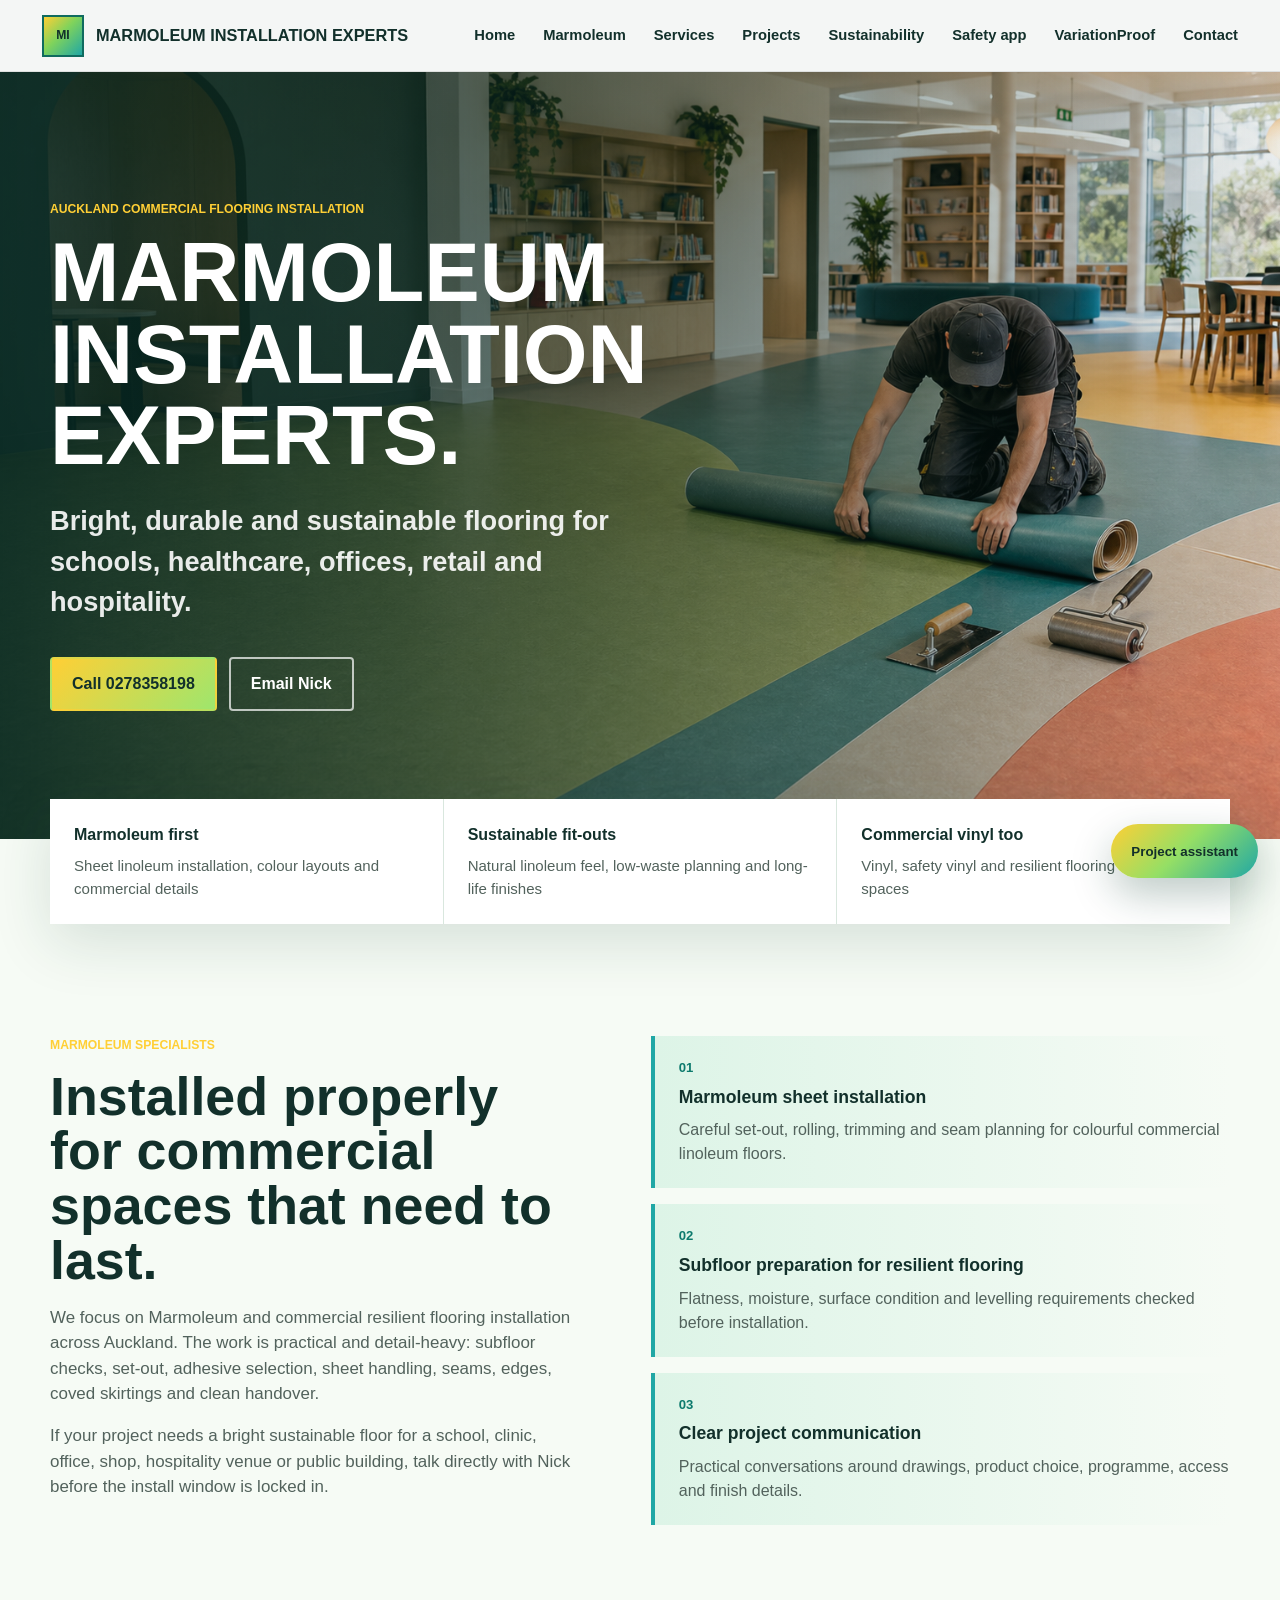
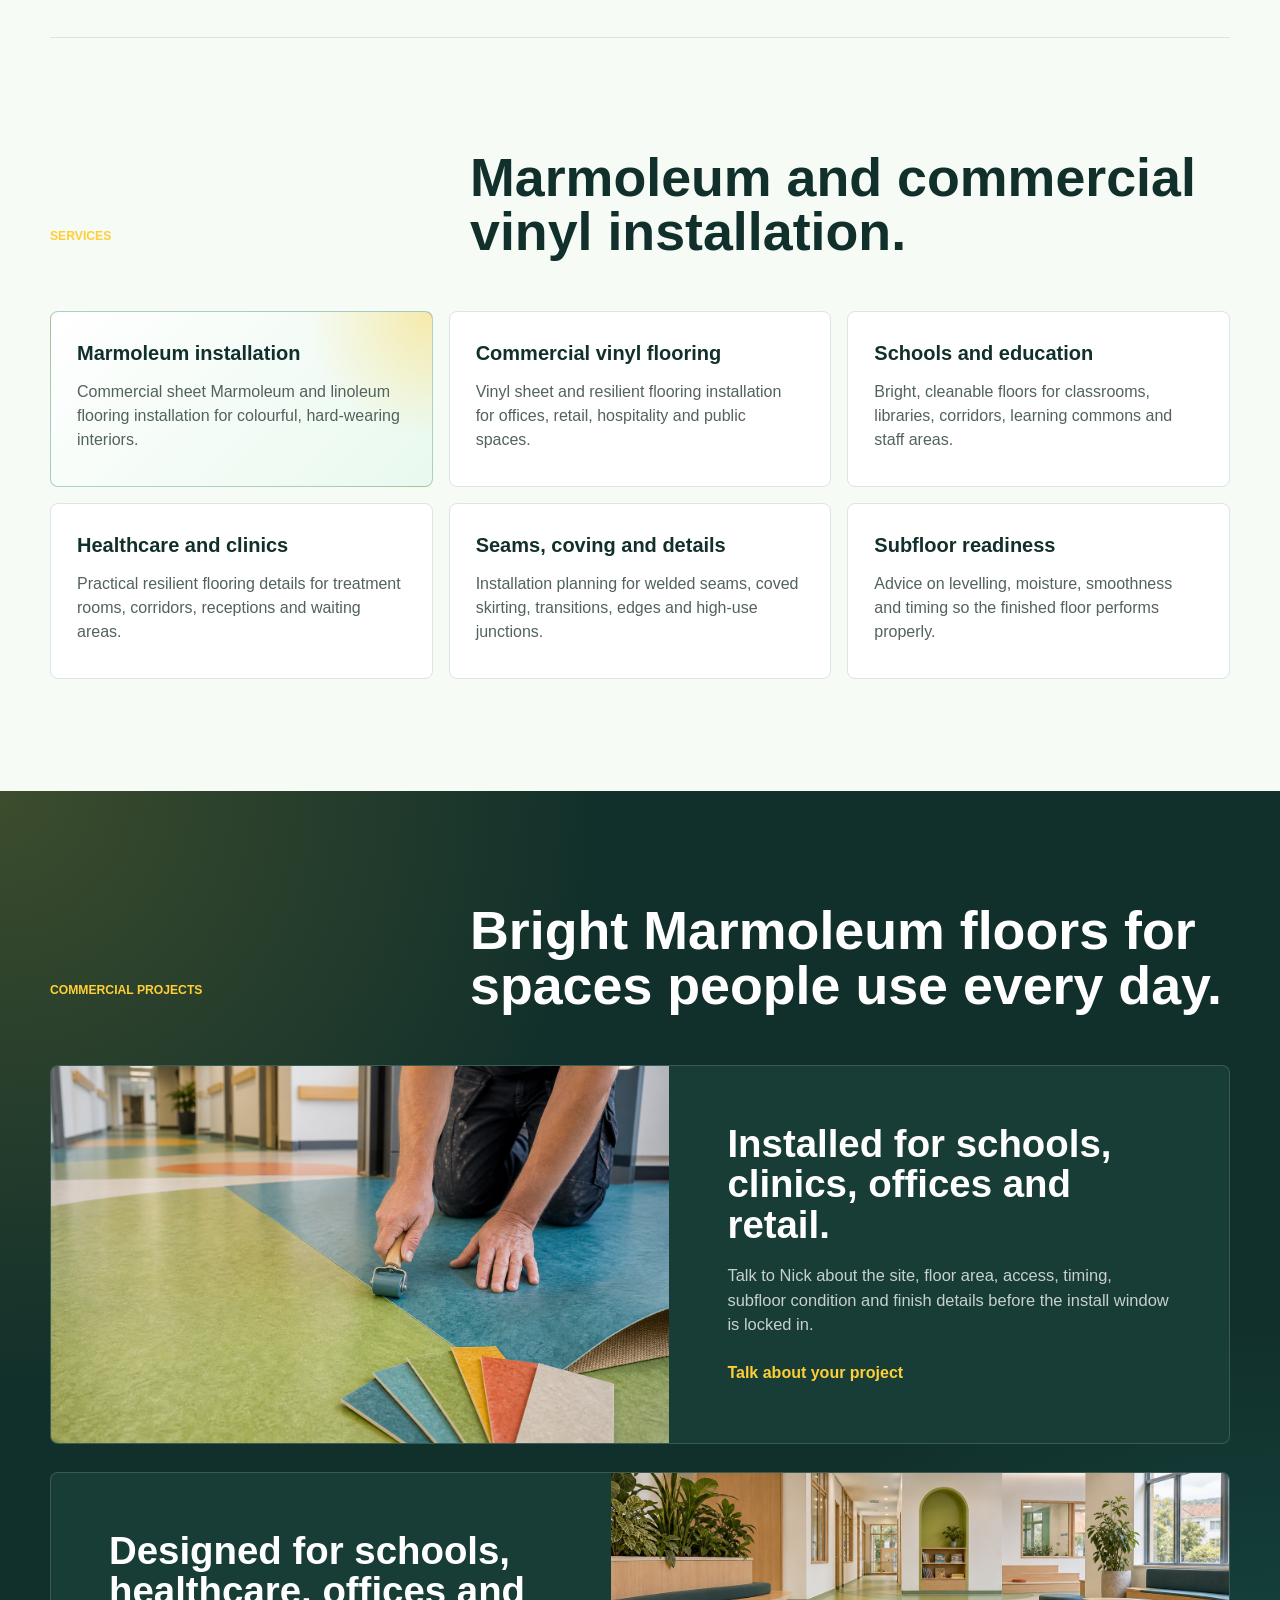
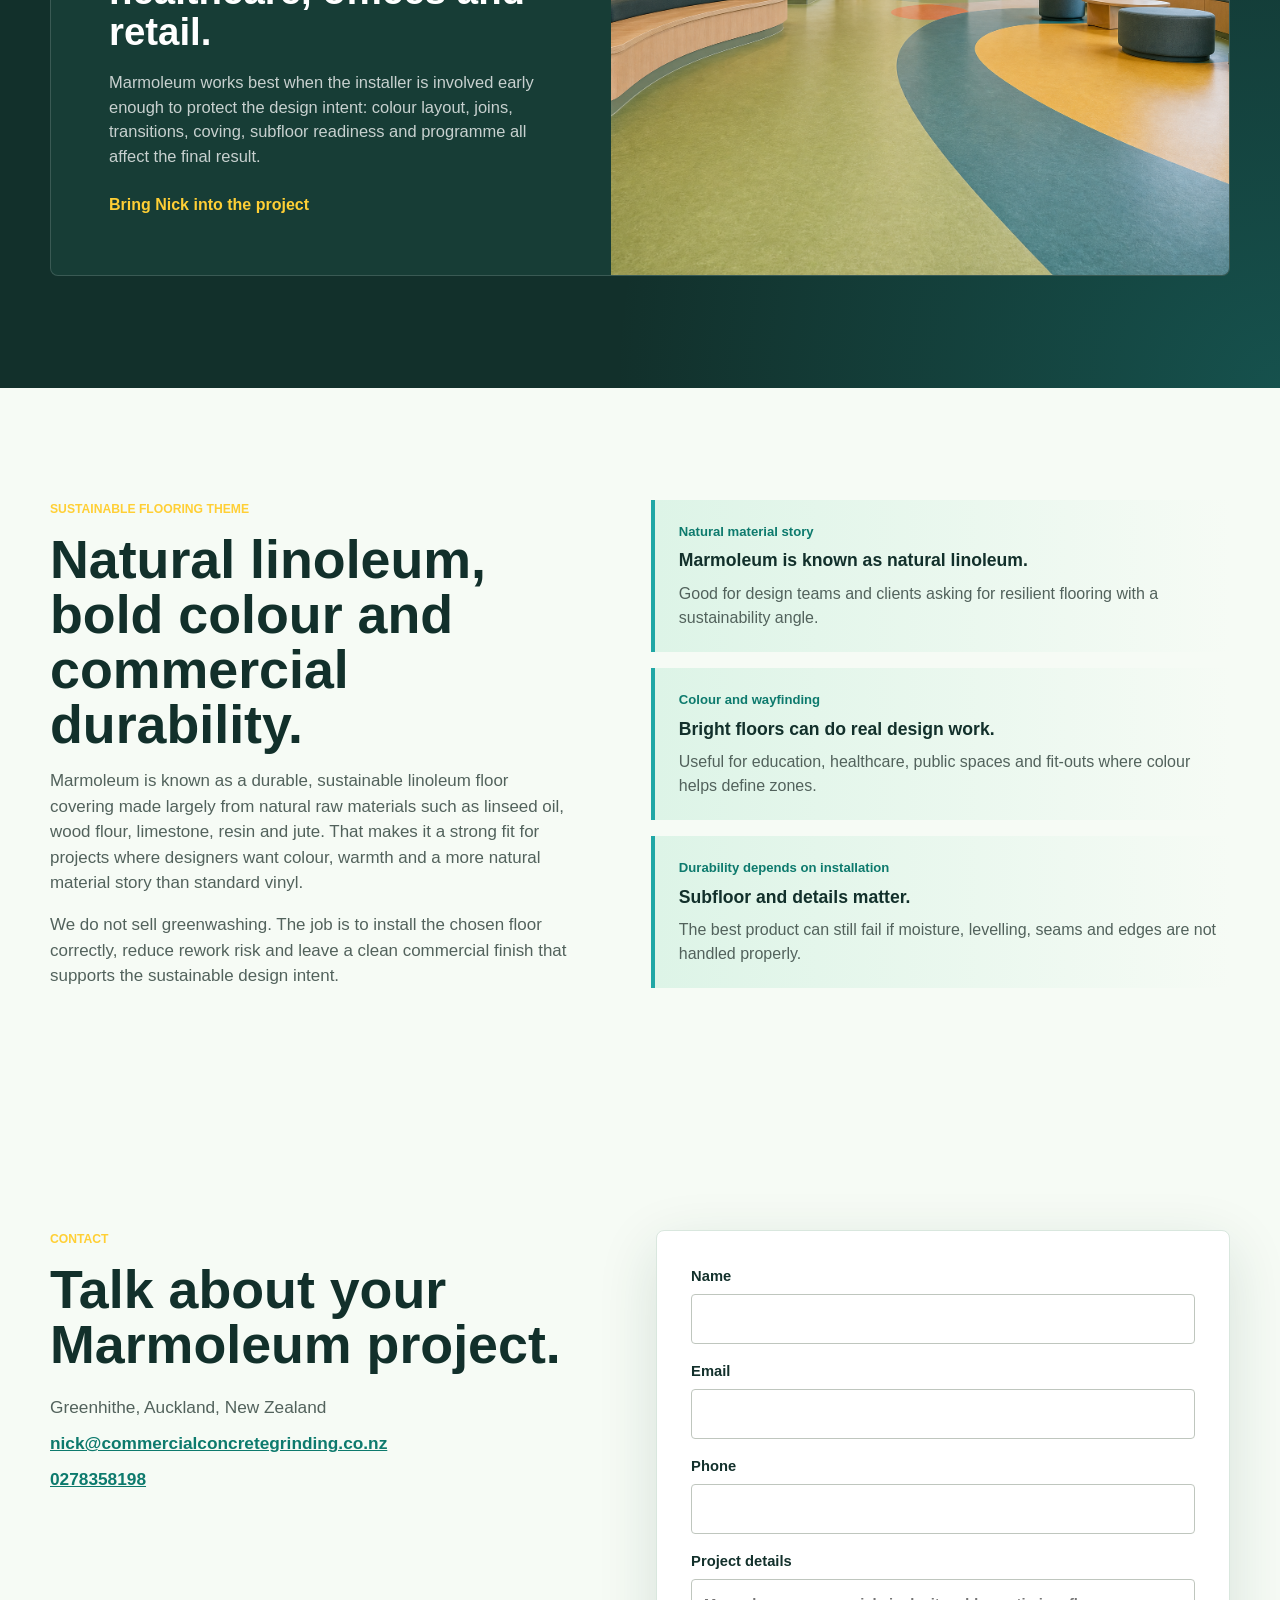
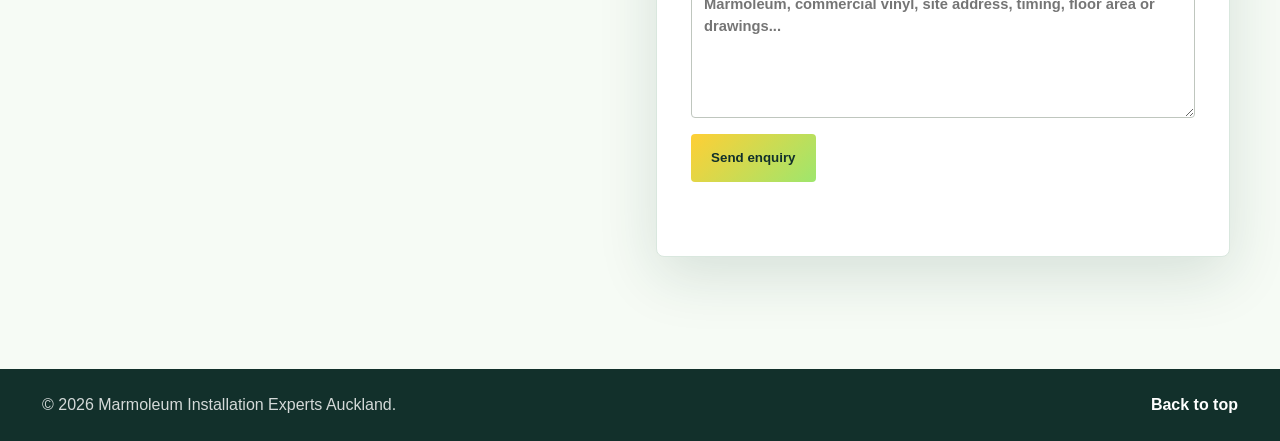
<file: marmoleum.html>
<!doctype html>
<html lang="en-NZ">
  <head>
    <meta charset="utf-8" />
    <meta name="viewport" content="width=device-width, initial-scale=1" />
    <title>Marmoleum Installation Auckland | Commercial Flooring Experts</title>
    <meta
      name="description"
      content="Auckland Marmoleum installation specialists for commercial flooring projects, including sheet Marmoleum, commercial vinyl, linoleum flooring, seams, coving, subfloor preparation and sustainable fit-outs."
    />
    <meta name="theme-color" content="#0f6b5f" />
    <meta property="og:title" content="Marmoleum Installation Experts Auckland" />
    <meta
      property="og:description"
      content="Bright, sustainable commercial Marmoleum and vinyl flooring installation for schools, healthcare, offices, retail and hospitality."
    />
    <meta property="og:type" content="website" />
    <meta property="og:url" content="https://www.commercialconcretegrinding.co.nz/marmoleum.html" />
    <meta property="og:image" content="https://www.commercialconcretegrinding.co.nz/assets/marmoleum-hero.png" />
    <link rel="canonical" href="https://www.commercialconcretegrinding.co.nz/marmoleum.html" />
    <link rel="stylesheet" href="styles.css" />
    <script type="application/ld+json">
      {
        "@context": "https://schema.org",
        "@type": "LocalBusiness",
        "name": "Commercial Marmoleum Installation Auckland",
        "alternateName": "Marmoleum Installation Experts",
        "url": "https://www.commercialconcretegrinding.co.nz/marmoleum.html",
        "email": "nick@commercialconcretegrinding.co.nz",
        "telephone": "+64278358198",
        "address": {
          "@type": "PostalAddress",
          "addressLocality": "Greenhithe",
          "addressRegion": "Auckland",
          "addressCountry": "NZ"
        },
        "areaServed": "Auckland",
        "description": "Commercial Marmoleum, linoleum and vinyl flooring installation for sustainable commercial fit-outs."
      }
    </script>
  </head>
  <body class="marmoleum-page">
    <header class="site-header">
      <a class="brand" href="#top" aria-label="Marmoleum installation home">
        <span class="brand-mark" aria-hidden="true">MI</span>
        <span class="brand-name">Marmoleum Installation Experts</span>
      </a>
      <button class="nav-toggle" type="button" aria-expanded="false" aria-controls="site-nav">
        <span></span>
        <span></span>
        <span></span>
        <span class="sr-only">Menu</span>
      </button>
      <nav class="site-nav" id="site-nav" aria-label="Primary navigation">
        <a href="index.html">Home</a>
        <a href="#marmoleum">Marmoleum</a>
        <a href="#services">Services</a>
        <a href="#projects">Projects</a>
        <a href="#sustainability">Sustainability</a>
        <a href="flooring-safety-pack.html">Safety app</a>
        <a href="variationproof.html">VariationProof</a>
        <a href="#contact">Contact</a>
      </nav>
    </header>

    <main id="top">
      <section class="hero" aria-labelledby="hero-title">
        <div class="hero-inner">
          <p class="eyebrow">Auckland commercial flooring installation</p>
          <h1 id="hero-title">Marmoleum installation experts.</h1>
          <p class="hero-subtitle">
            Bright, durable and sustainable flooring for schools, healthcare, offices, retail and hospitality.
          </p>
          <div class="hero-actions" aria-label="Contact actions">
            <a class="button primary" href="tel:+64278358198">Call 0278358198</a>
            <a class="button secondary" href="mailto:nick@commercialconcretegrinding.co.nz">Email Nick</a>
          </div>
        </div>
      </section>

      <section class="intro-band" aria-label="Marmoleum service highlights">
        <div>
          <strong>Marmoleum first</strong>
          <span>Sheet linoleum installation, colour layouts and commercial details</span>
        </div>
        <div>
          <strong>Sustainable fit-outs</strong>
          <span>Natural linoleum feel, low-waste planning and long-life finishes</span>
        </div>
        <div>
          <strong>Commercial vinyl too</strong>
          <span>Vinyl, safety vinyl and resilient flooring for busy spaces</span>
        </div>
      </section>

      <section class="section split" id="marmoleum">
        <div class="section-copy">
          <p class="eyebrow">Marmoleum Specialists</p>
          <h2>Installed properly for commercial spaces that need to last.</h2>
          <p>
            We focus on Marmoleum and commercial resilient flooring installation across Auckland. The work is
            practical and detail-heavy: subfloor checks, set-out, adhesive selection, sheet handling, seams, edges,
            coved skirtings and clean handover.
          </p>
          <p>
            If your project needs a bright sustainable floor for a school, clinic, office, shop, hospitality venue or
            public building, talk directly with Nick before the install window is locked in.
          </p>
        </div>
        <div class="proof-list" aria-label="Installation strengths">
          <div>
            <span>01</span>
            <strong>Marmoleum sheet installation</strong>
            <p>Careful set-out, rolling, trimming and seam planning for colourful commercial linoleum floors.</p>
          </div>
          <div>
            <span>02</span>
            <strong>Subfloor preparation for resilient flooring</strong>
            <p>Flatness, moisture, surface condition and levelling requirements checked before installation.</p>
          </div>
          <div>
            <span>03</span>
            <strong>Clear project communication</strong>
            <p>Practical conversations around drawings, product choice, programme, access and finish details.</p>
          </div>
        </div>
      </section>

      <section class="section services" id="services" aria-labelledby="services-title">
        <div class="section-heading">
          <p class="eyebrow">Services</p>
          <h2 id="services-title">Marmoleum and commercial vinyl installation.</h2>
        </div>
        <div class="service-grid">
          <article class="service-item featured">
            <h3>Marmoleum installation</h3>
            <p>Commercial sheet Marmoleum and linoleum flooring installation for colourful, hard-wearing interiors.</p>
          </article>
          <article class="service-item">
            <h3>Commercial vinyl flooring</h3>
            <p>Vinyl sheet and resilient flooring installation for offices, retail, hospitality and public spaces.</p>
          </article>
          <article class="service-item">
            <h3>Schools and education</h3>
            <p>Bright, cleanable floors for classrooms, libraries, corridors, learning commons and staff areas.</p>
          </article>
          <article class="service-item">
            <h3>Healthcare and clinics</h3>
            <p>Practical resilient flooring details for treatment rooms, corridors, receptions and waiting areas.</p>
          </article>
          <article class="service-item">
            <h3>Seams, coving and details</h3>
            <p>Installation planning for welded seams, coved skirting, transitions, edges and high-use junctions.</p>
          </article>
          <article class="service-item">
            <h3>Subfloor readiness</h3>
            <p>Advice on levelling, moisture, smoothness and timing so the finished floor performs properly.</p>
          </article>
        </div>
      </section>

      <section class="work-section" id="projects" aria-labelledby="projects-title">
        <div class="section-heading">
          <p class="eyebrow">Commercial Projects</p>
          <h2 id="projects-title">Bright Marmoleum floors for spaces people use every day.</h2>
        </div>
        <div class="work-grid">
          <article class="work-item">
            <img
              src="assets/marmoleum-installation-detail.png"
              alt="Installer rolling a bright Marmoleum-style flooring seam in a commercial corridor"
            />
            <div>
              <h3>Installed for schools, clinics, offices and retail.</h3>
              <p>
                Talk to Nick about the site, floor area, access, timing, subfloor condition and finish details before
                the install window is locked in.
              </p>
              <a href="#contact">Talk about your project</a>
            </div>
          </article>
          <article class="work-item reverse">
            <img
              src="assets/marmoleum-finished-commercial.png"
              alt="Finished colourful Marmoleum-style commercial floor in a sustainable education interior"
            />
            <div>
              <h3>Designed for schools, healthcare, offices and retail.</h3>
              <p>
                Marmoleum works best when the installer is involved early enough to protect the design intent: colour
                layout, joins, transitions, coving, subfloor readiness and programme all affect the final result.
              </p>
              <a href="#contact">Bring Nick into the project</a>
            </div>
          </article>
        </div>
      </section>

      <section class="section split sustainability" id="sustainability">
        <div class="section-copy">
          <p class="eyebrow">Sustainable Flooring Theme</p>
          <h2>Natural linoleum, bold colour and commercial durability.</h2>
          <p>
            Marmoleum is known as a durable, sustainable linoleum floor covering made largely from natural raw
            materials such as linseed oil, wood flour, limestone, resin and jute. That makes it a strong fit for
            projects where designers want colour, warmth and a more natural material story than standard vinyl.
          </p>
          <p>
            We do not sell greenwashing. The job is to install the chosen floor correctly, reduce rework risk and
            leave a clean commercial finish that supports the sustainable design intent.
          </p>
        </div>
        <div class="proof-list" aria-label="Sustainable flooring points">
          <div>
            <span>Natural material story</span>
            <strong>Marmoleum is known as natural linoleum.</strong>
            <p>Good for design teams and clients asking for resilient flooring with a sustainability angle.</p>
          </div>
          <div>
            <span>Colour and wayfinding</span>
            <strong>Bright floors can do real design work.</strong>
            <p>Useful for education, healthcare, public spaces and fit-outs where colour helps define zones.</p>
          </div>
          <div>
            <span>Durability depends on installation</span>
            <strong>Subfloor and details matter.</strong>
            <p>The best product can still fail if moisture, levelling, seams and edges are not handled properly.</p>
          </div>
        </div>
      </section>

      <section class="contact-section" id="contact" aria-labelledby="contact-title">
        <div class="contact-copy">
          <p class="eyebrow">Contact</p>
          <h2 id="contact-title">Talk about your Marmoleum project.</h2>
          <address>
            <span>Greenhithe, Auckland, New Zealand</span>
            <a href="mailto:nick@commercialconcretegrinding.co.nz">nick@commercialconcretegrinding.co.nz</a>
            <a href="tel:+64278358198">0278358198</a>
          </address>
        </div>
        <form class="contact-form" data-contact-form>
          <label>
            Name
            <input name="name" autocomplete="name" required />
          </label>
          <label>
            Email
            <input name="email" type="email" autocomplete="email" required />
          </label>
          <label>
            Phone
            <input name="phone" type="tel" autocomplete="tel" />
          </label>
          <label>
            Project details
            <textarea
              name="message"
              rows="5"
              placeholder="Marmoleum, commercial vinyl, site address, timing, floor area or drawings..."
              required
            ></textarea>
          </label>
          <button class="button primary" type="submit">Send enquiry</button>
          <p class="form-status" data-form-status role="status" aria-live="polite"></p>
        </form>
      </section>
    </main>

    <footer class="site-footer">
      <p>&copy; <span data-year></span> Marmoleum Installation Experts Auckland.</p>
      <a href="#top">Back to top</a>
    </footer>

    <section class="assistant-widget" data-assistant-widget aria-label="Marmoleum project assistant">
      <button class="assistant-launcher" type="button" data-assistant-launcher aria-expanded="false">
        Project assistant
      </button>
      <div class="assistant-panel" data-assistant-panel hidden>
        <div class="assistant-header">
          <div>
            <strong>Marmoleum project assistant</strong>
            <span>Quick enquiry builder</span>
          </div>
          <button type="button" class="assistant-close" data-assistant-close aria-label="Close assistant">x</button>
        </div>
        <div class="assistant-messages" data-assistant-messages aria-live="polite"></div>
        <div class="assistant-actions" data-assistant-actions></div>
      </div>
    </section>

    <script src="script.js?v=20260603-beta-code"></script>
  </body>
</html>
</file>
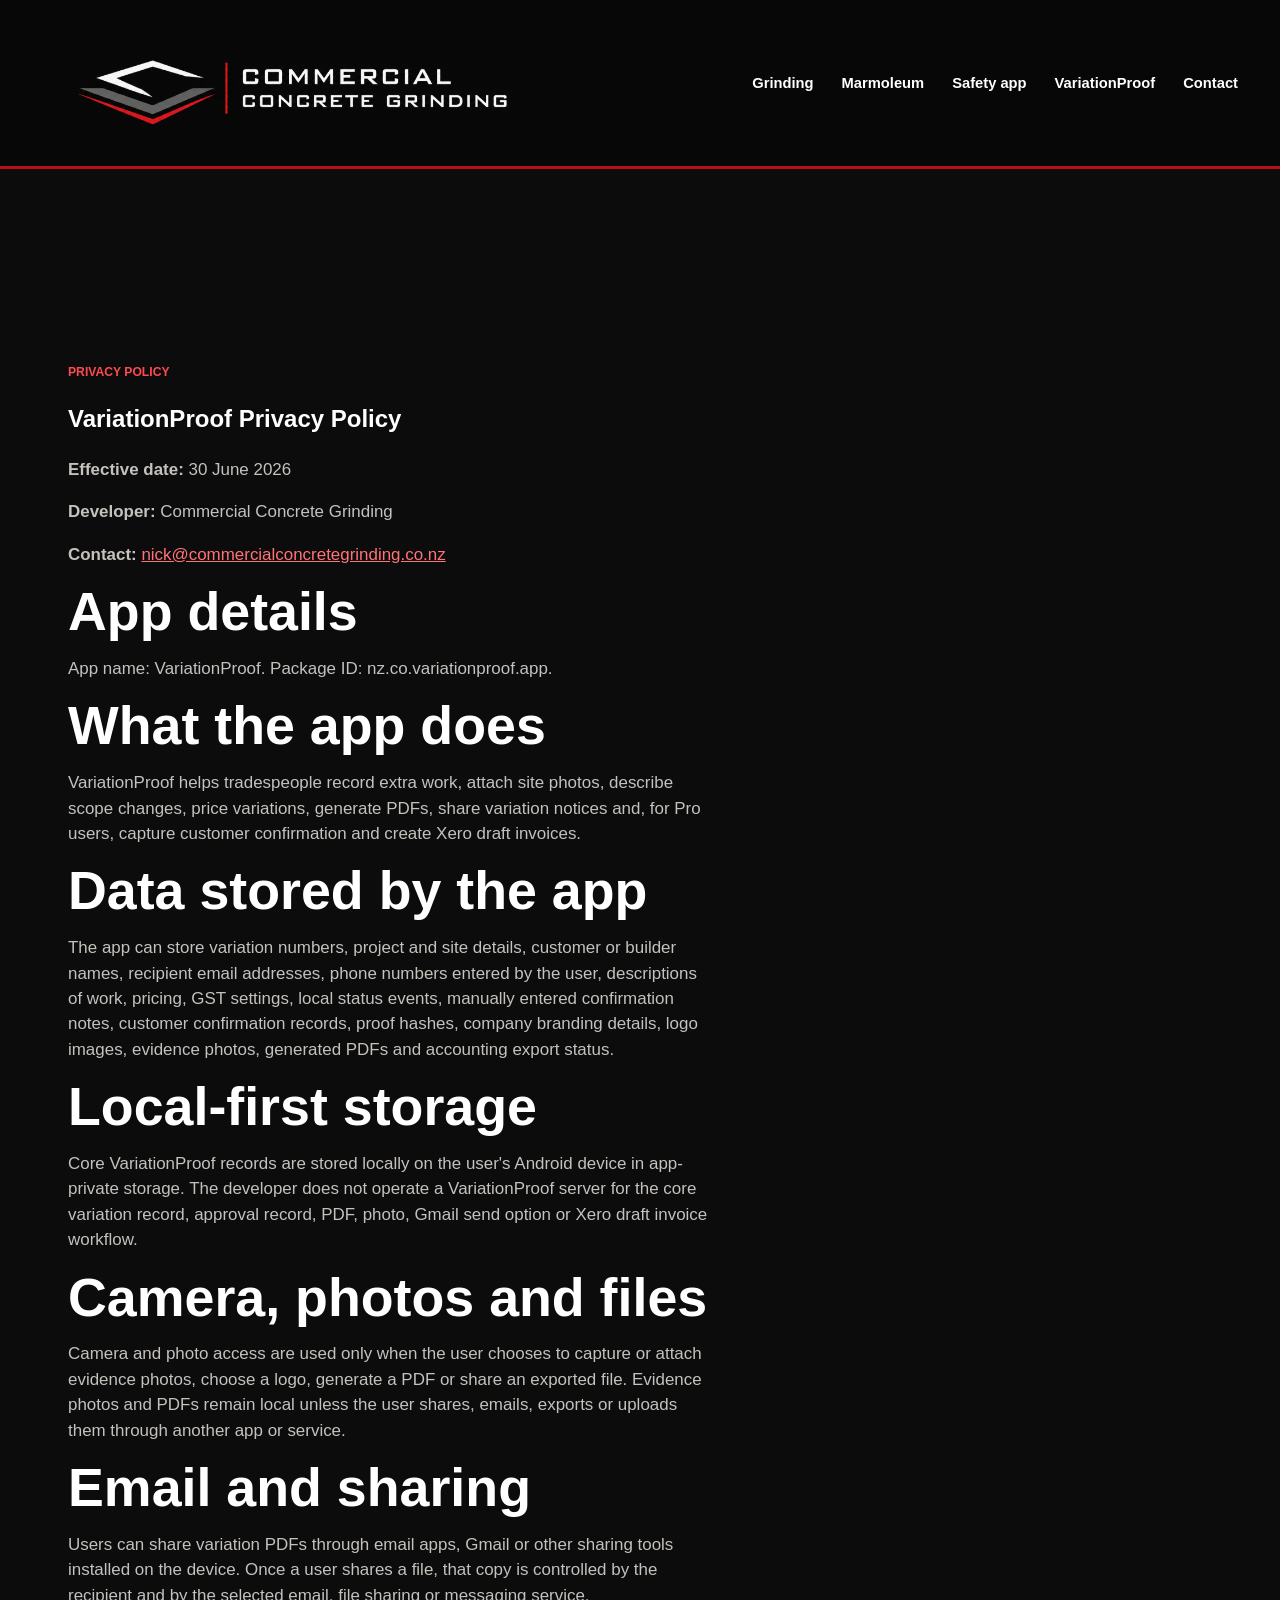
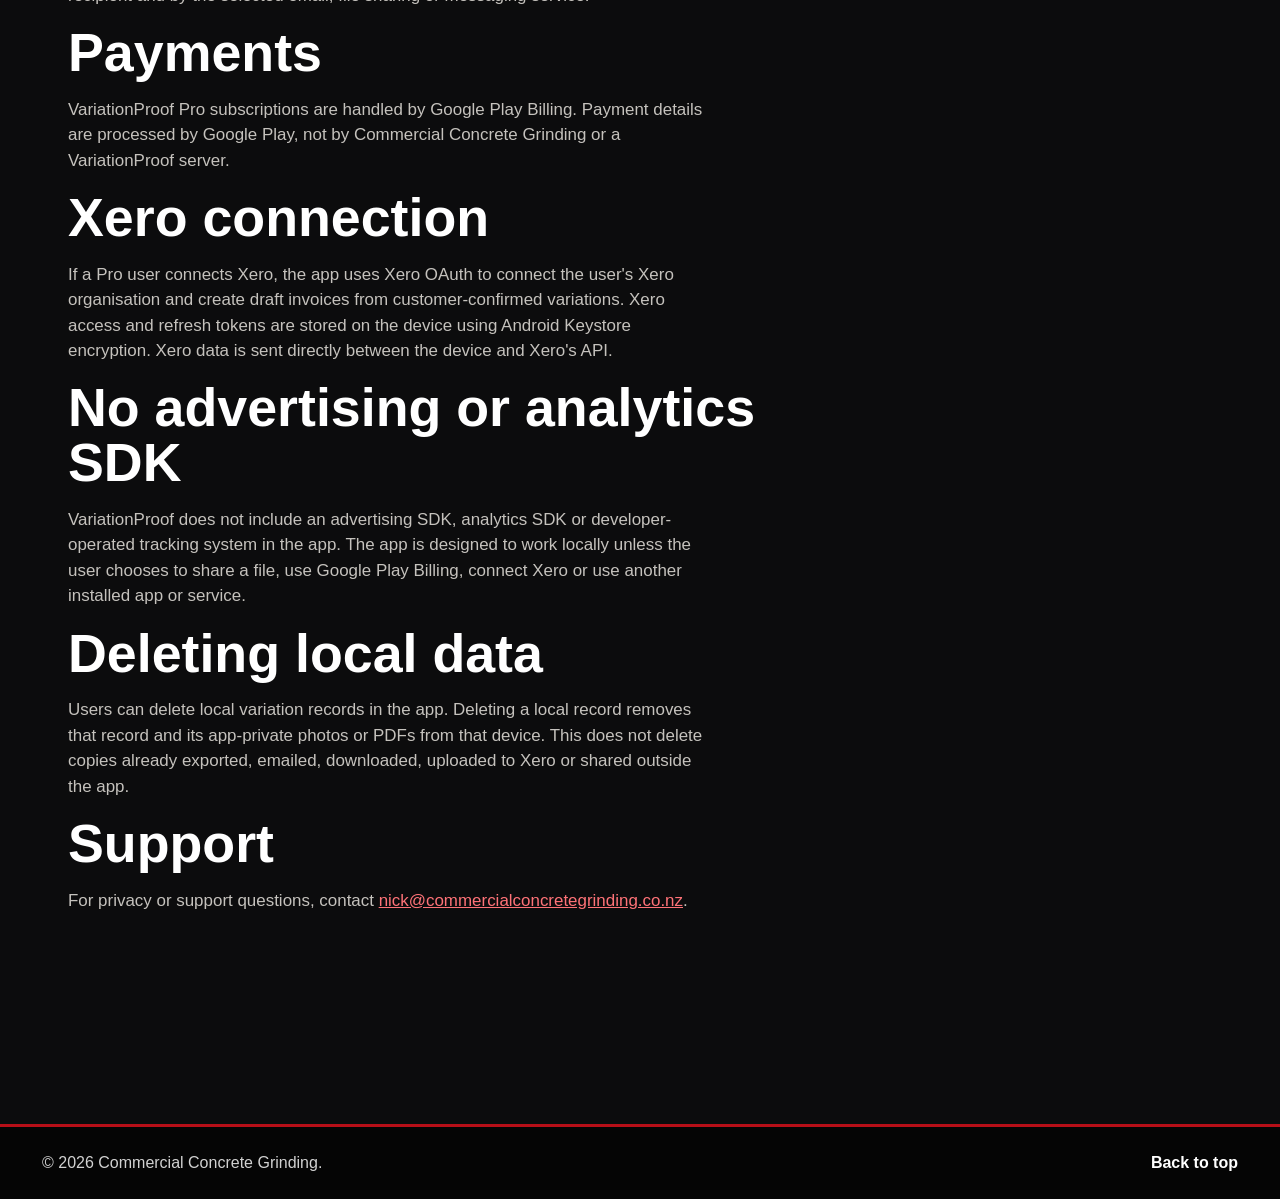
<file: variationproof-privacy.html>
<!doctype html>
<html lang="en-NZ">
  <head>
    <meta charset="utf-8" />
    <meta name="viewport" content="width=device-width, initial-scale=1" />
    <title>VariationProof Privacy Policy</title>
    <meta
      name="description"
      content="Privacy policy for VariationProof, an Android app for local-first variation records, photos, PDFs, customer confirmation, Play Billing and optional Xero draft invoicing."
    />
    <meta name="theme-color" content="#20201d" />
    <link rel="canonical" href="https://www.commercialconcretegrinding.co.nz/variationproof-privacy.html" />
    <link rel="stylesheet" href="styles.css" />
  </head>
  <body class="home-page app-page legal-page">
    <header class="site-header">
      <a class="brand home-brand" href="index.html" aria-label="Commercial Concrete Grinding home">
        <img class="brand-logo" src="assets/ccg-logo.png" alt="Commercial Concrete Grinding" />
      </a>
      <button class="nav-toggle" type="button" aria-expanded="false" aria-controls="site-nav">
        <span></span>
        <span></span>
        <span></span>
        <span class="sr-only">Menu</span>
      </button>
      <nav class="site-nav" id="site-nav" aria-label="Primary navigation">
        <a href="index.html">Grinding</a>
        <a href="marmoleum.html">Marmoleum</a>
        <a href="flooring-safety-pack.html">Safety app</a>
        <a href="variationproof.html">VariationProof</a>
        <a href="index.html#contact">Contact</a>
      </nav>
    </header>

    <main id="top" class="legal-content">
      <section class="section">
        <div class="section-copy legal-copy">
          <p class="eyebrow">Privacy policy</p>
          <h1>VariationProof Privacy Policy</h1>
          <p><strong>Effective date:</strong> 30 June 2026</p>
          <p><strong>Developer:</strong> Commercial Concrete Grinding</p>
          <p><strong>Contact:</strong> <a href="mailto:nick@commercialconcretegrinding.co.nz">nick@commercialconcretegrinding.co.nz</a></p>

          <h2>App details</h2>
          <p>
            App name: VariationProof. Package ID: nz.co.variationproof.app.
          </p>

          <h2>What the app does</h2>
          <p>
            VariationProof helps tradespeople record extra work, attach site photos, describe scope changes, price
            variations, generate PDFs, share variation notices and, for Pro users, capture customer confirmation and
            create Xero draft invoices.
          </p>

          <h2>Data stored by the app</h2>
          <p>
            The app can store variation numbers, project and site details, customer or builder names, recipient email
            addresses, phone numbers entered by the user, descriptions of work, pricing, GST settings, local status
            events, manually entered confirmation notes, customer confirmation records, proof hashes, company branding
            details, logo images, evidence photos, generated PDFs and accounting export status.
          </p>

          <h2>Local-first storage</h2>
          <p>
            Core VariationProof records are stored locally on the user's Android device in app-private storage. The
            developer does not operate a VariationProof server for the core variation record, approval record, PDF,
            photo, Gmail send option or Xero draft invoice workflow.
          </p>

          <h2>Camera, photos and files</h2>
          <p>
            Camera and photo access are used only when the user chooses to capture or attach evidence photos, choose a
            logo, generate a PDF or share an exported file. Evidence photos and PDFs remain local unless the user
            shares, emails, exports or uploads them through another app or service.
          </p>

          <h2>Email and sharing</h2>
          <p>
            Users can share variation PDFs through email apps, Gmail or other sharing tools installed on the device.
            Once a user shares a file, that copy is controlled by the recipient and by the selected email, file sharing
            or messaging service.
          </p>

          <h2>Payments</h2>
          <p>
            VariationProof Pro subscriptions are handled by Google Play Billing. Payment details are processed by
            Google Play, not by Commercial Concrete Grinding or a VariationProof server.
          </p>

          <h2>Xero connection</h2>
          <p>
            If a Pro user connects Xero, the app uses Xero OAuth to connect the user's Xero organisation and create
            draft invoices from customer-confirmed variations. Xero access and refresh tokens are stored on the device
            using Android Keystore encryption. Xero data is sent directly between the device and Xero's API.
          </p>

          <h2>No advertising or analytics SDK</h2>
          <p>
            VariationProof does not include an advertising SDK, analytics SDK or developer-operated tracking system in
            the app. The app is designed to work locally unless the user chooses to share a file, use Google Play
            Billing, connect Xero or use another installed app or service.
          </p>

          <h2>Deleting local data</h2>
          <p>
            Users can delete local variation records in the app. Deleting a local record removes that record and its
            app-private photos or PDFs from that device. This does not delete copies already exported, emailed,
            downloaded, uploaded to Xero or shared outside the app.
          </p>

          <h2>Support</h2>
          <p>
            For privacy or support questions, contact
            <a href="mailto:nick@commercialconcretegrinding.co.nz">nick@commercialconcretegrinding.co.nz</a>.
          </p>
        </div>
      </section>
    </main>

    <footer class="site-footer">
      <p>&copy; <span data-year></span> Commercial Concrete Grinding.</p>
      <a href="#top">Back to top</a>
    </footer>

    <script src="script.js?v=20260630-variationproof-privacy"></script>
  </body>
</html>
</file>
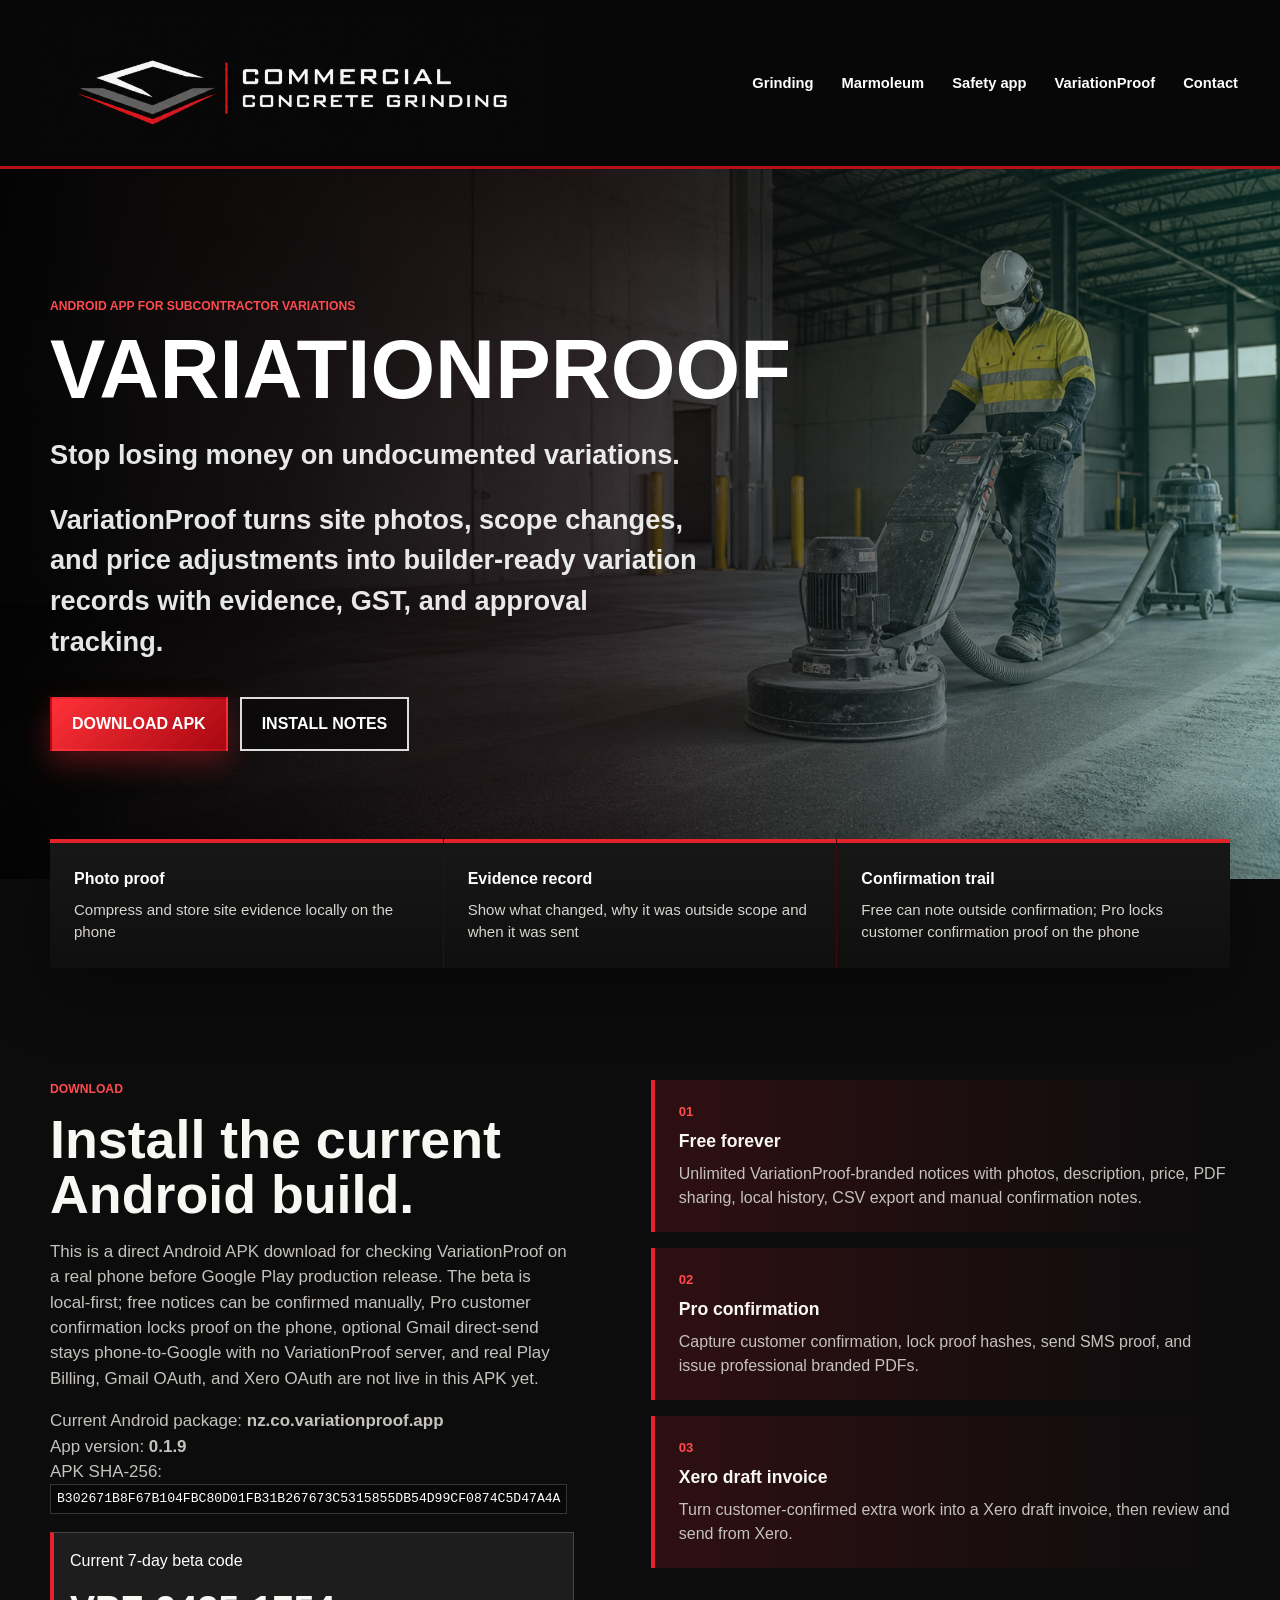
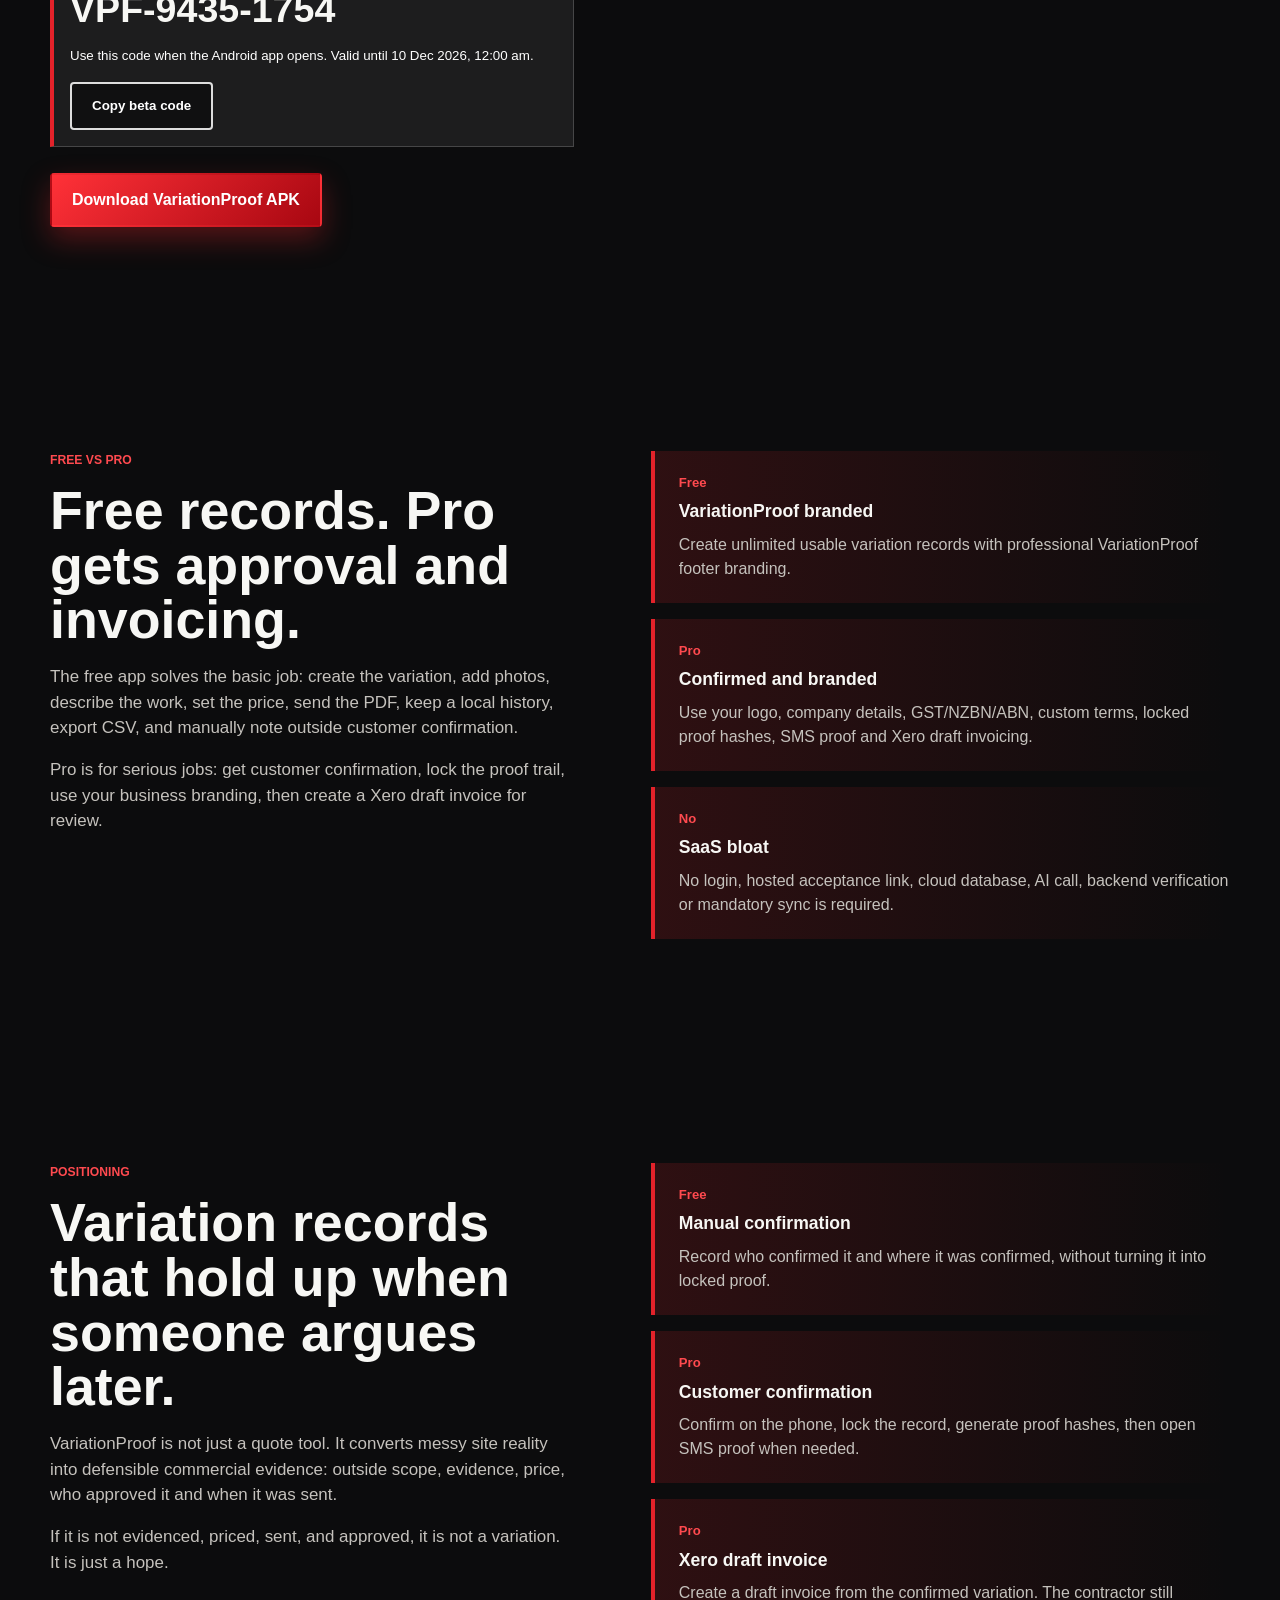
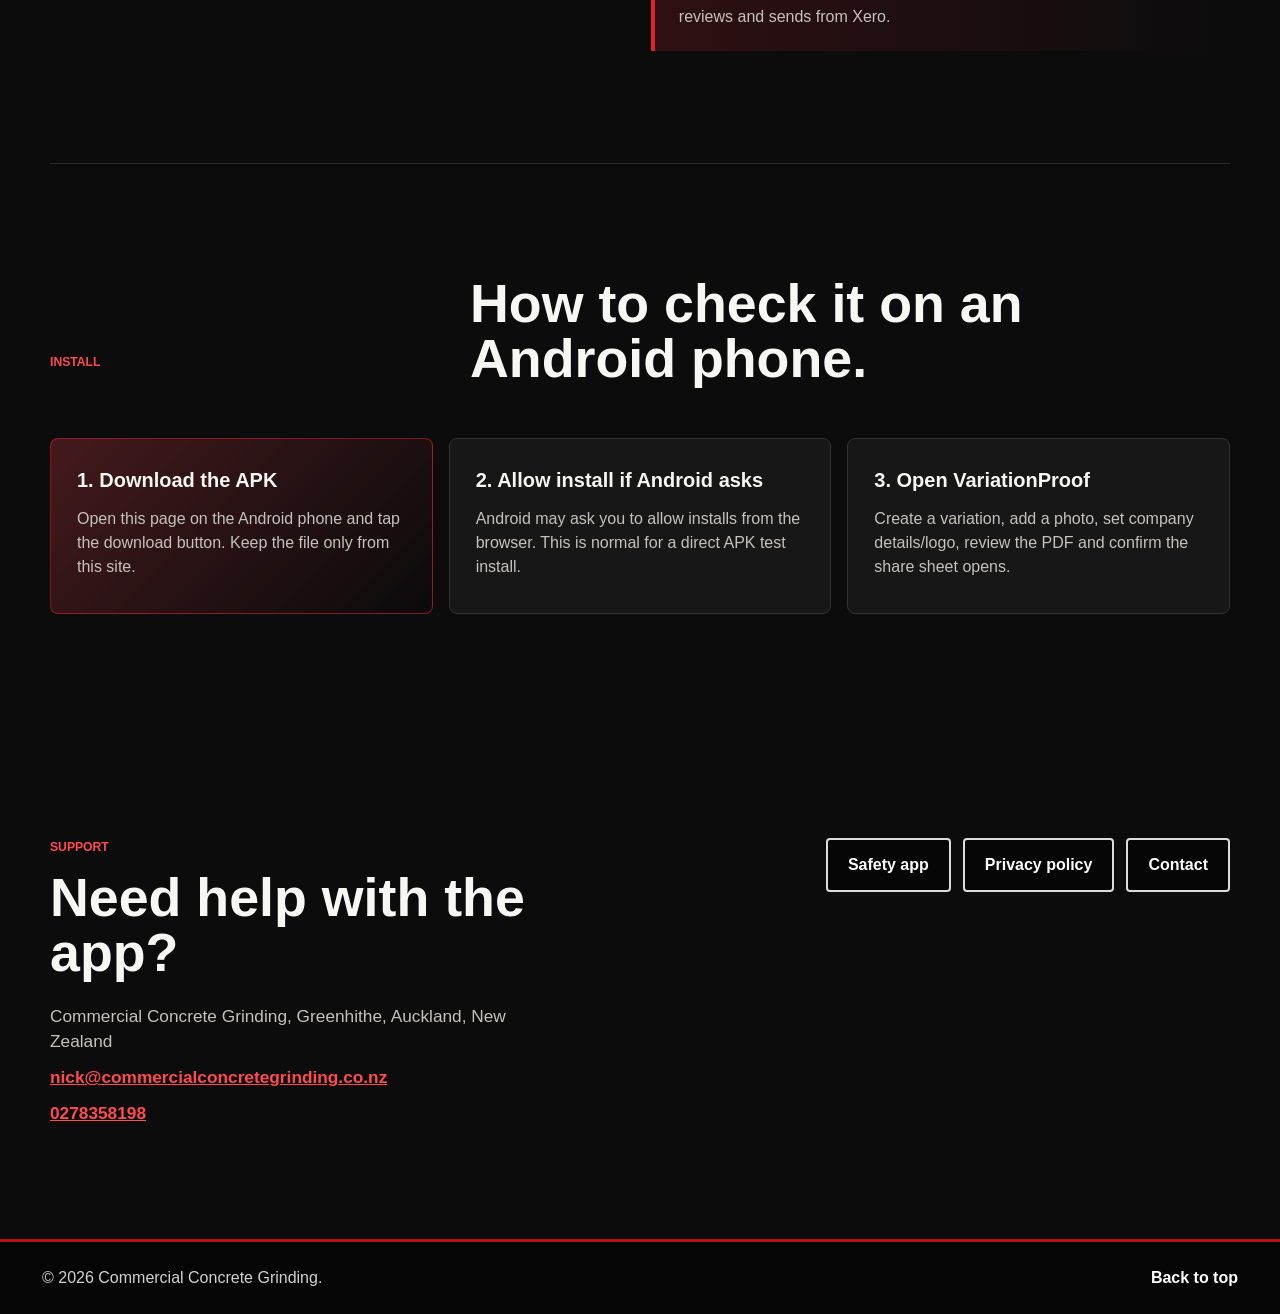
<file: variationproof.html>
<!doctype html>
<html lang="en-NZ">
  <head>
    <meta charset="utf-8" />
    <meta name="viewport" content="width=device-width, initial-scale=1" />
    <title>VariationProof Android App | Commercial Concrete Grinding</title>
    <meta
      name="description"
      content="Download VariationProof for Android. Turn site photos, scope changes, pricing and approvals into builder-ready variation records."
    />
    <meta name="theme-color" content="#20201d" />
    <meta property="og:title" content="VariationProof Android App" />
    <meta
      property="og:description"
      content="Variation records that hold up when someone argues later."
    />
    <meta property="og:type" content="website" />
    <meta property="og:url" content="https://www.commercialconcretegrinding.co.nz/variationproof.html" />
    <link rel="canonical" href="https://www.commercialconcretegrinding.co.nz/variationproof.html" />
    <link rel="stylesheet" href="styles.css" />
  </head>
  <body class="home-page app-page">
    <header class="site-header">
      <a class="brand home-brand" href="index.html" aria-label="Commercial Concrete Grinding home">
        <img class="brand-logo" src="assets/ccg-logo.png" alt="Commercial Concrete Grinding" />
      </a>
      <button class="nav-toggle" type="button" aria-expanded="false" aria-controls="site-nav">
        <span></span>
        <span></span>
        <span></span>
        <span class="sr-only">Menu</span>
      </button>
      <nav class="site-nav" id="site-nav" aria-label="Primary navigation">
        <a href="index.html">Grinding</a>
        <a href="marmoleum.html">Marmoleum</a>
        <a href="flooring-safety-pack.html">Safety app</a>
        <a href="variationproof.html">VariationProof</a>
        <a href="index.html#contact">Contact</a>
      </nav>
    </header>

    <main id="top">
      <section class="hero app-hero" aria-labelledby="app-title">
        <div class="hero-inner">
          <p class="eyebrow">Android app for subcontractor variations</p>
          <h1 id="app-title">VariationProof</h1>
          <p class="hero-subtitle">
            Stop losing money on undocumented variations.
          </p>
          <p class="hero-subtitle app-fast-line">
            VariationProof turns site photos, scope changes, and price adjustments into builder-ready variation records
            with evidence, GST, and approval tracking.
          </p>
          <div class="hero-actions grinding-buttons" aria-label="Download actions">
            <a class="button primary grinding-button" href="downloads/variationproof.apk" download>
              Download APK
            </a>
            <a class="button secondary grinding-button" href="#install">Install notes</a>
          </div>
        </div>
      </section>

      <section class="intro-band app-intro" aria-label="VariationProof highlights">
        <div>
          <strong>Photo proof</strong>
          <span>Compress and store site evidence locally on the phone</span>
        </div>
        <div>
          <strong>Evidence record</strong>
          <span>Show what changed, why it was outside scope and when it was sent</span>
        </div>
        <div>
          <strong>Confirmation trail</strong>
          <span>Free can note outside confirmation; Pro locks customer confirmation proof on the phone</span>
        </div>
      </section>

      <section class="section split app-download-section" id="download">
        <div class="section-copy">
          <p class="eyebrow">Download</p>
          <h2>Install the current Android build.</h2>
          <p>
            This is a direct Android APK download for checking VariationProof on a real phone before Google Play
            production release. The beta is local-first; free notices can be confirmed manually, Pro customer
            confirmation locks proof on the phone, optional Gmail direct-send stays phone-to-Google with no
            VariationProof server, and real Play Billing, Gmail OAuth, and Xero OAuth are not live in this APK yet.
          </p>
          <p>
            Current Android package: <strong>nz.co.variationproof.app</strong><br />
            App version: <strong>0.1.9</strong><br />
            APK SHA-256:
            <code>B302671B8F67B104FBC80D01FB31B267673C5315855DB54D99CF0874C5D47A4A</code>
          </p>
          <div
            class="beta-code-card"
            data-beta-code-card
            data-beta-prefix="VPF"
            data-beta-salt="ccg-variationproof-2026-public-beta"
            data-beta-package="nz.co.variationproof.app"
            data-beta-version="0.1.9"
            data-beta-window-days="7"
          >
            <span>Current 7-day beta code</span>
            <strong data-beta-code>Loading...</strong>
            <small data-beta-expiry>Use this code when the Android app opens.</small>
            <button class="button secondary" type="button" data-copy-beta-code>Copy beta code</button>
          </div>
          <a class="button primary" href="downloads/variationproof.apk" download>Download VariationProof APK</a>
        </div>
        <div class="proof-list" aria-label="VariationProof app coverage">
          <div>
            <span>01</span>
            <strong>Free forever</strong>
            <p>Unlimited VariationProof-branded notices with photos, description, price, PDF sharing, local history, CSV export and manual confirmation notes.</p>
          </div>
          <div>
            <span>02</span>
            <strong>Pro confirmation</strong>
            <p>Capture customer confirmation, lock proof hashes, send SMS proof, and issue professional branded PDFs.</p>
          </div>
          <div>
            <span>03</span>
            <strong>Xero draft invoice</strong>
            <p>Turn customer-confirmed extra work into a Xero draft invoice, then review and send from Xero.</p>
          </div>
        </div>
      </section>

      <section class="section split app-download-section" aria-label="VariationProof tiers">
        <div class="section-copy">
          <p class="eyebrow">Free vs Pro</p>
          <h2>Free records. Pro gets approval and invoicing.</h2>
          <p>
            The free app solves the basic job: create the variation, add photos, describe the work, set the price,
            send the PDF, keep a local history, export CSV, and manually note outside customer confirmation.
          </p>
          <p>
            Pro is for serious jobs: get customer confirmation, lock the proof trail, use your business branding,
            then create a Xero draft invoice for review.
          </p>
        </div>
        <div class="proof-list" aria-label="VariationProof plan comparison">
          <div>
            <span>Free</span>
            <strong>VariationProof branded</strong>
            <p>Create unlimited usable variation records with professional VariationProof footer branding.</p>
          </div>
          <div>
            <span>Pro</span>
            <strong>Confirmed and branded</strong>
            <p>Use your logo, company details, GST/NZBN/ABN, custom terms, locked proof hashes, SMS proof and Xero draft invoicing.</p>
          </div>
          <div>
            <span>No</span>
            <strong>SaaS bloat</strong>
            <p>No login, hosted acceptance link, cloud database, AI call, backend verification or mandatory sync is required.</p>
          </div>
        </div>
      </section>

      <section class="section split app-download-section" aria-label="VariationProof positioning">
        <div class="section-copy">
          <p class="eyebrow">Positioning</p>
          <h2>Variation records that hold up when someone argues later.</h2>
          <p>
            VariationProof is not just a quote tool. It converts messy site reality into defensible commercial
            evidence: outside scope, evidence, price, who approved it and when it was sent.
          </p>
          <p>
            If it is not evidenced, priced, sent, and approved, it is not a variation. It is just a hope.
          </p>
        </div>
        <div class="proof-list" aria-label="Pro workflow">
          <div>
            <span>Free</span>
            <strong>Manual confirmation</strong>
            <p>Record who confirmed it and where it was confirmed, without turning it into locked proof.</p>
          </div>
          <div>
            <span>Pro</span>
            <strong>Customer confirmation</strong>
            <p>Confirm on the phone, lock the record, generate proof hashes, then open SMS proof when needed.</p>
          </div>
          <div>
            <span>Pro</span>
            <strong>Xero draft invoice</strong>
            <p>Create a draft invoice from the confirmed variation. The contractor still reviews and sends from Xero.</p>
          </div>
        </div>
      </section>

      <section class="section services app-steps" id="install" aria-labelledby="install-title">
        <div class="section-heading">
          <p class="eyebrow">Install</p>
          <h2 id="install-title">How to check it on an Android phone.</h2>
        </div>
        <div class="service-grid">
          <article class="service-item featured">
            <h3>1. Download the APK</h3>
            <p>Open this page on the Android phone and tap the download button. Keep the file only from this site.</p>
          </article>
          <article class="service-item">
            <h3>2. Allow install if Android asks</h3>
            <p>Android may ask you to allow installs from the browser. This is normal for a direct APK test install.</p>
          </article>
          <article class="service-item">
            <h3>3. Open VariationProof</h3>
            <p>Create a variation, add a photo, set company details/logo, review the PDF and confirm the share sheet opens.</p>
          </article>
        </div>
      </section>

      <section class="contact-section" id="support" aria-labelledby="support-title">
        <div class="contact-copy">
          <p class="eyebrow">Support</p>
          <h2 id="support-title">Need help with the app?</h2>
          <address>
            <span>Commercial Concrete Grinding, Greenhithe, Auckland, New Zealand</span>
            <a href="mailto:nick@commercialconcretegrinding.co.nz">nick@commercialconcretegrinding.co.nz</a>
            <a href="tel:+64278358198">0278358198</a>
          </address>
        </div>
        <div class="app-link-panel">
          <a class="button secondary" href="flooring-safety-pack.html">Safety app</a>
          <a class="button secondary" href="variationproof-privacy.html">Privacy policy</a>
          <a class="button secondary" href="index.html#contact">Contact</a>
        </div>
      </section>
    </main>

    <footer class="site-footer">
      <p>&copy; <span data-year></span> Commercial Concrete Grinding.</p>
      <a href="#top">Back to top</a>
    </footer>

    <script src="script.js?v=20260629-tier-split"></script>
  </body>
</html>
</file>
<file: styles.css>
:root {
  --bg: #f6fbf5;
  --surface: #ffffff;
  --ink: #12302b;
  --muted: #52625c;
  --line: #d9e7de;
  --accent: #ffcf35;
  --accent-dark: #0d7a6d;
  --green: #0f6b5f;
  --green-soft: #ddf4e7;
  --coral: #ef7355;
  --teal: #20a7a5;
  --shadow: 0 18px 60px rgba(18, 65, 52, 0.14);
  --max: 1180px;
}

* {
  box-sizing: border-box;
}

html {
  scroll-behavior: smooth;
}

body {
  margin: 0;
  background: var(--bg);
  color: var(--ink);
  font-family: Arial, Helvetica, sans-serif;
  line-height: 1.5;
  overflow-x: hidden;
}

p,
h1,
h2,
h3,
span,
a,
strong {
  overflow-wrap: break-word;
}

img {
  display: block;
  max-width: 100%;
}

a {
  color: inherit;
}

.sr-only {
  position: absolute;
  width: 1px;
  height: 1px;
  padding: 0;
  margin: -1px;
  overflow: hidden;
  clip: rect(0, 0, 0, 0);
  white-space: nowrap;
  border: 0;
}

.site-header {
  position: sticky;
  top: 0;
  z-index: 20;
  display: flex;
  align-items: center;
  justify-content: space-between;
  gap: 24px;
  min-height: 72px;
  padding: 14px clamp(18px, 4vw, 42px);
  background: rgba(244, 246, 245, 0.94);
  border-bottom: 1px solid rgba(32, 32, 29, 0.1);
  backdrop-filter: blur(12px);
}

.brand {
  display: inline-flex;
  align-items: center;
  gap: 12px;
  min-width: 0;
  color: var(--ink);
  text-decoration: none;
}

.brand-mark {
  display: grid;
  place-items: center;
  flex: 0 0 auto;
  width: 42px;
  height: 42px;
  border: 2px solid var(--green);
  background: linear-gradient(135deg, var(--accent), #80d35b 45%, var(--teal));
  color: var(--ink);
  font-size: 0.76rem;
  font-weight: 800;
  letter-spacing: 0;
}

.brand-name {
  display: block;
  font-size: clamp(0.9rem, 2vw, 1.02rem);
  font-weight: 800;
  text-transform: uppercase;
  letter-spacing: 0;
}

.home-page {
  --bg: #0c0c0d;
  --surface: #171718;
  --ink: #f7f7f4;
  --muted: #c5c2bd;
  --line: #2b2b2d;
  --accent: #e3222a;
  --accent-dark: #b70f18;
  --green: #e3222a;
  --green-soft: rgba(227, 34, 42, 0.14);
  --teal: #b70f18;
  --shadow: 0 22px 68px rgba(0, 0, 0, 0.42);
}

.home-page .site-header {
  background: rgba(8, 8, 9, 0.96);
  border-bottom: 3px solid var(--accent-dark);
}

.home-page .brand-logo {
  width: min(500px, 52vw);
  height: 138px;
  display: block;
  object-fit: contain;
  object-position: 50% 50%;
}

.home-page .site-nav a {
  color: #ffffff;
}

.home-page .site-nav a:hover {
  color: #ff4a4f;
}

.site-nav {
  display: flex;
  align-items: center;
  gap: clamp(14px, 2.4vw, 28px);
}

.site-nav a {
  color: var(--ink);
  font-size: 0.92rem;
  font-weight: 700;
  text-decoration: none;
}

.site-nav a:hover {
  color: var(--accent-dark);
}

.nav-toggle {
  display: none;
  flex: 0 0 44px;
  width: 44px;
  height: 44px;
  padding: 10px;
  border: 1px solid var(--line);
  background: var(--surface);
}

.nav-toggle span:not(.sr-only) {
  display: block;
  width: 100%;
  height: 2px;
  margin: 5px 0;
  background: var(--ink);
}

.hero {
  position: relative;
  min-height: min(760px, 78svh);
  display: grid;
  align-items: center;
  background:
    linear-gradient(90deg, rgba(8, 42, 36, 0.9), rgba(8, 42, 36, 0.58) 44%, rgba(8, 42, 36, 0.06)),
    url("assets/marmoleum-hero.png") center / cover;
  color: #ffffff;
}

.home-page .hero {
  background:
    linear-gradient(90deg, rgba(0, 0, 0, 0.93), rgba(22, 8, 9, 0.78) 43%, rgba(84, 9, 13, 0.2)),
    url("assets/concrete-grinding-hero.png") center / cover;
}

.home-page .hero h1 {
  max-width: 920px;
}

.home-page .hero-subtitle {
  max-width: 650px;
}

.home-page .eyebrow {
  color: #ff4a4f;
}

.home-page .button.primary {
  background: linear-gradient(135deg, #ff3138, #a80711);
  color: #ffffff;
  box-shadow: 0 12px 28px rgba(227, 34, 42, 0.34);
}

.home-page .button.primary:hover {
  background: linear-gradient(135deg, #ff565d, #cf121f);
}

.home-page .button.secondary {
  border-color: rgba(255, 255, 255, 0.86);
  background: rgba(0, 0, 0, 0.42);
  color: #ffffff;
}

.home-page .button.secondary:hover {
  border-color: #ff4a4f;
  background: rgba(227, 34, 42, 0.18);
}

.home-page .grinding-button {
  min-width: 168px;
  border-radius: 0;
  text-transform: uppercase;
}

.home-page .intro-band {
  background: #3c090d;
}

.home-page .intro-band div {
  background: linear-gradient(180deg, #171718, #0f0f10);
  border-top: 4px solid var(--accent);
}

.home-page .intro-band strong {
  color: #ffffff;
}

.home-page .intro-band span {
  color: #d8d4ce;
}

.app-page .app-hero {
  background:
    linear-gradient(90deg, rgba(0, 0, 0, 0.94), rgba(18, 8, 10, 0.78) 46%, rgba(13, 122, 109, 0.28)),
    url("assets/concrete-grinding-hero.png") center / cover;
}

.app-fast-line {
  max-width: 620px;
  font-weight: 800;
}

.app-page code {
  display: inline-block;
  max-width: 100%;
  padding: 4px 6px;
  border: 1px solid rgba(255, 255, 255, 0.18);
  background: rgba(0, 0, 0, 0.32);
  color: #ffffff;
  font-size: 0.82rem;
  overflow-wrap: anywhere;
}

.beta-code-card {
  display: grid;
  gap: 8px;
  margin: 18px 0;
  padding: 16px;
  border: 1px solid rgba(255, 255, 255, 0.18);
  border-left: 4px solid var(--accent);
  background: rgba(255, 255, 255, 0.07);
}

.beta-code-card strong {
  font-size: clamp(1.6rem, 5vw, 2.35rem);
  letter-spacing: 0;
}

.beta-code-card span,
.beta-code-card small {
  color: #ffffff;
}

.beta-code-card .button {
  width: fit-content;
}

.app-page .app-download-section .button {
  margin-top: 8px;
}

.app-link-panel {
  display: flex;
  align-items: flex-start;
  justify-content: flex-end;
  gap: 12px;
  flex-wrap: wrap;
}

.legal-content {
  width: min(var(--max), calc(100% - 36px));
  margin: 0 auto;
  padding: clamp(34px, 7vw, 82px) 0;
}

.legal-copy {
  max-width: 860px;
}

.legal-copy h1,
.legal-copy h2 {
  color: #ffffff;
}

.legal-copy a {
  color: #ff7378;
}

.hero-inner {
  width: min(var(--max), calc(100% - 36px));
  margin: 0 auto;
  padding: clamp(56px, 12vw, 128px) 0;
}

.eyebrow {
  margin: 0 0 14px;
  color: var(--accent);
  font-size: 0.76rem;
  font-weight: 800;
  letter-spacing: 0;
  text-transform: uppercase;
}

.hero h1 {
  max-width: 850px;
  margin: 0;
  font-size: clamp(2.8rem, 6.5vw, 6.15rem);
  line-height: 0.98;
  letter-spacing: 0;
  text-transform: uppercase;
}

.hero-subtitle {
  max-width: 560px;
  margin: 24px 0 0;
  color: rgba(255, 255, 255, 0.9);
  font-size: clamp(1.15rem, 2.4vw, 1.7rem);
  font-weight: 700;
  overflow-wrap: normal;
}

.hero-actions {
  display: flex;
  flex-wrap: wrap;
  gap: 12px;
  margin-top: 34px;
}

.button {
  display: inline-flex;
  align-items: center;
  justify-content: center;
  min-height: 48px;
  padding: 13px 20px;
  border: 2px solid transparent;
  border-radius: 4px;
  font-weight: 800;
  text-decoration: none;
  cursor: pointer;
}

.button.primary {
  background: linear-gradient(135deg, var(--accent), #9ee66d);
  color: var(--ink);
}

.button.primary:hover {
  background: linear-gradient(135deg, #ffe17b, #b7f08d);
}

.button.secondary {
  border-color: rgba(255, 255, 255, 0.7);
  color: #ffffff;
}

.button.secondary:hover {
  background: rgba(255, 255, 255, 0.12);
}

.intro-band {
  display: grid;
  grid-template-columns: repeat(3, minmax(0, 1fr));
  gap: 1px;
  width: min(var(--max), calc(100% - 36px));
  margin: -40px auto 0;
  position: relative;
  z-index: 5;
  background: var(--line);
  box-shadow: var(--shadow);
}

.intro-band div {
  min-width: 0;
  min-height: 118px;
  padding: 24px;
  background: var(--surface);
}

.intro-band strong,
.intro-band span {
  display: block;
}

.intro-band strong {
  margin-bottom: 8px;
  font-size: 1rem;
}

.intro-band span {
  color: var(--muted);
  font-size: 0.94rem;
}

.section,
.work-section,
.contact-section {
  width: min(var(--max), calc(100% - 36px));
  margin: 0 auto;
  padding: clamp(64px, 10vw, 112px) 0;
}

.split {
  display: grid;
  grid-template-columns: minmax(0, 0.95fr) minmax(320px, 1.05fr);
  gap: clamp(38px, 6vw, 82px);
  align-items: start;
}

.section h2,
.work-section h2,
.contact-section h2 {
  max-width: 760px;
  margin: 0;
  font-size: clamp(2rem, 4.2vw, 4rem);
  line-height: 1.02;
  letter-spacing: 0;
}

.section-copy p:not(.eyebrow),
.work-item p,
.contact-copy address,
.service-item p,
.proof-list p {
  color: var(--muted);
}

.section-copy p:not(.eyebrow) {
  max-width: 640px;
  font-size: 1.06rem;
}

.proof-list {
  display: grid;
  gap: 16px;
}

.proof-list div {
  padding: 22px 0 22px 24px;
  border-left: 4px solid var(--teal);
  background: linear-gradient(90deg, var(--green-soft), rgba(221, 244, 231, 0));
}

.proof-list span {
  display: block;
  margin-bottom: 6px;
  color: var(--accent-dark);
  font-size: 0.82rem;
  font-weight: 800;
}

.proof-list strong {
  font-size: 1.1rem;
}

.proof-list p {
  margin: 8px 0 0;
}

.section-heading {
  display: flex;
  align-items: end;
  justify-content: space-between;
  gap: 30px;
  margin-bottom: clamp(28px, 5vw, 52px);
}

.services {
  border-top: 1px solid var(--line);
}

.service-grid {
  display: grid;
  grid-template-columns: repeat(3, minmax(0, 1fr));
  gap: 16px;
}

.service-item {
  min-height: 176px;
  padding: 26px;
  border: 1px solid var(--line);
  border-radius: 8px;
  background: var(--surface);
}

.service-item.featured {
  border-color: rgba(15, 107, 95, 0.32);
  background:
    radial-gradient(circle at top right, rgba(255, 207, 53, 0.38), transparent 30%),
    linear-gradient(135deg, #ffffff, #e9f9ee);
}

.service-item h3 {
  margin: 0 0 12px;
  font-size: 1.25rem;
}

.service-item p {
  margin: 0;
}

.work-section {
  width: 100%;
  background:
    radial-gradient(circle at top left, rgba(255, 207, 53, 0.18), transparent 34%),
    radial-gradient(circle at bottom right, rgba(32, 167, 165, 0.28), transparent 38%),
    #12302b;
  color: #ffffff;
}

.work-section > .section-heading,
.work-grid {
  width: min(var(--max), calc(100% - 36px));
  margin-left: auto;
  margin-right: auto;
}

.work-grid {
  display: grid;
  gap: 28px;
}

.work-item {
  display: grid;
  grid-template-columns: minmax(0, 1.05fr) minmax(300px, 0.95fr);
  gap: 0;
  overflow: hidden;
  border: 1px solid rgba(255, 255, 255, 0.15);
  border-radius: 8px;
  background: #173d36;
}

.work-item.reverse {
  grid-template-columns: minmax(300px, 0.95fr) minmax(0, 1.05fr);
}

.work-item.reverse img {
  grid-column: 2;
}

.work-item.reverse div {
  grid-column: 1;
  grid-row: 1;
}

.work-item img {
  width: 100%;
  height: 100%;
  min-height: 360px;
  object-fit: cover;
}

.work-item div {
  display: flex;
  flex-direction: column;
  justify-content: center;
  padding: clamp(28px, 5vw, 58px);
}

.work-item h3 {
  margin: 0 0 18px;
  font-size: clamp(1.6rem, 3vw, 2.55rem);
  line-height: 1.05;
}

.work-item p {
  margin: 0 0 24px;
  color: rgba(255, 255, 255, 0.76);
  font-size: 1.03rem;
}

.work-item a {
  align-self: flex-start;
  color: var(--accent);
  font-weight: 800;
  text-decoration: none;
}

.work-item a:hover {
  text-decoration: underline;
}

.work-item a.button:hover {
  text-decoration: none;
}

.home-page .marmoleum-feature {
  background:
    linear-gradient(135deg, #080809, #1b0507 52%, #3f090e);
}

.home-page .marmoleum-feature .work-item {
  border-color: rgba(255, 74, 79, 0.34);
  background: #141416;
}

.home-page .service-item {
  border-color: #323234;
  background: #171718;
}

.home-page .service-item.featured {
  border-color: rgba(227, 34, 42, 0.54);
  background:
    linear-gradient(135deg, rgba(227, 34, 42, 0.22), rgba(10, 10, 11, 0.98)),
    #171718;
}

.home-page .proof-list div {
  border-left-color: var(--accent);
  background: linear-gradient(90deg, rgba(227, 34, 42, 0.16), rgba(227, 34, 42, 0));
}

.home-page .proof-list span,
.home-page .contact-copy a {
  color: #ff4a4f;
}

.home-page .contact-form {
  border-color: #343436;
  background: #171718;
}

.home-page .contact-form input,
.home-page .contact-form textarea {
  border-color: #4b4b4e;
  background: #0f0f10;
  color: #ffffff;
}

.home-page .site-footer {
  background: #050505;
  border-top: 3px solid var(--accent-dark);
}

.contact-section {
  display: grid;
  grid-template-columns: minmax(0, 0.9fr) minmax(320px, 1fr);
  gap: clamp(34px, 7vw, 90px);
  align-items: start;
}

.contact-copy address {
  display: grid;
  gap: 10px;
  margin-top: 24px;
  font-style: normal;
  font-size: 1.08rem;
}

.contact-copy a {
  color: var(--accent-dark);
  font-weight: 800;
}

.contact-form {
  display: grid;
  gap: 16px;
  padding: clamp(22px, 4vw, 34px);
  border: 1px solid var(--line);
  border-radius: 8px;
  background: var(--surface);
  box-shadow: var(--shadow);
}

.contact-form label {
  display: grid;
  gap: 7px;
  color: var(--ink);
  font-size: 0.92rem;
  font-weight: 800;
}

.contact-form input,
.contact-form textarea {
  width: 100%;
  border: 1px solid #bfc6be;
  border-radius: 4px;
  padding: 13px 12px;
  color: var(--ink);
  font: inherit;
}

.contact-form textarea {
  resize: vertical;
}

.contact-form input:focus,
.contact-form textarea:focus {
  outline: 3px solid rgba(242, 183, 5, 0.36);
  border-color: var(--accent-dark);
}

.contact-form .button {
  width: fit-content;
  border: 0;
}

.form-status {
  min-height: 24px;
  margin: 0;
  color: var(--green);
  font-weight: 700;
}

.site-footer {
  display: flex;
  align-items: center;
  justify-content: space-between;
  gap: 16px;
  padding: 24px clamp(18px, 4vw, 42px);
  background: var(--ink);
  color: rgba(255, 255, 255, 0.82);
}

.site-footer p {
  margin: 0;
}

.site-footer a {
  color: #ffffff;
  font-weight: 800;
  text-decoration: none;
}

.assistant-widget {
  position: fixed;
  right: 22px;
  bottom: 22px;
  z-index: 40;
  font-family: Arial, Helvetica, sans-serif;
}

.assistant-launcher {
  min-height: 54px;
  padding: 0 20px;
  border: 0;
  border-radius: 999px;
  background: linear-gradient(135deg, var(--accent), #95df65 48%, var(--teal));
  color: var(--ink);
  box-shadow: 0 16px 40px rgba(18, 65, 52, 0.28);
  font-weight: 900;
  cursor: pointer;
}

.assistant-panel {
  position: absolute;
  right: 0;
  bottom: 70px;
  width: min(380px, calc(100vw - 32px));
  overflow: hidden;
  border: 1px solid rgba(15, 107, 95, 0.2);
  border-radius: 8px;
  background: #ffffff;
  box-shadow: 0 24px 70px rgba(18, 65, 52, 0.3);
}

.assistant-header {
  display: flex;
  align-items: center;
  justify-content: space-between;
  gap: 14px;
  padding: 16px;
  background:
    radial-gradient(circle at top right, rgba(255, 207, 53, 0.34), transparent 38%),
    #12302b;
  color: #ffffff;
}

.assistant-header strong,
.assistant-header span {
  display: block;
}

.assistant-header span {
  margin-top: 2px;
  color: rgba(255, 255, 255, 0.75);
  font-size: 0.86rem;
}

.assistant-close {
  flex: 0 0 auto;
  width: 34px;
  height: 34px;
  border: 1px solid rgba(255, 255, 255, 0.35);
  border-radius: 50%;
  background: rgba(255, 255, 255, 0.08);
  color: #ffffff;
  font-weight: 900;
  cursor: pointer;
}

.assistant-messages {
  display: grid;
  gap: 10px;
  max-height: 360px;
  overflow-y: auto;
  padding: 16px;
  background: #f6fbf5;
}

.assistant-message {
  max-width: 92%;
  padding: 11px 13px;
  border-radius: 8px;
  color: var(--ink);
  font-size: 0.94rem;
}

.assistant-message.bot {
  justify-self: start;
  background: #ffffff;
  border: 1px solid var(--line);
}

.assistant-message.user {
  justify-self: end;
  background: var(--green-soft);
  border: 1px solid rgba(15, 107, 95, 0.16);
}

.assistant-actions {
  display: grid;
  gap: 9px;
  padding: 14px 16px 16px;
  background: #ffffff;
}

.assistant-actions button,
.assistant-actions a {
  display: inline-flex;
  align-items: center;
  justify-content: center;
  min-height: 42px;
  padding: 10px 12px;
  border: 1px solid var(--line);
  border-radius: 6px;
  background: #ffffff;
  color: var(--ink);
  font-weight: 800;
  text-align: center;
  text-decoration: none;
  cursor: pointer;
}

.assistant-actions button:hover,
.assistant-actions a:hover {
  border-color: var(--green);
  background: var(--green-soft);
}

.assistant-actions .assistant-primary {
  border: 0;
  background: linear-gradient(135deg, var(--accent), #9ee66d);
}

.assistant-input {
  width: 100%;
  min-height: 44px;
  border: 1px solid #bfc6be;
  border-radius: 6px;
  padding: 11px 12px;
  color: var(--ink);
  font: inherit;
}

.assistant-input:focus {
  outline: 3px solid rgba(255, 207, 53, 0.38);
  border-color: var(--green);
}

@media (max-width: 860px) {
  .site-header {
    min-height: 68px;
    flex-wrap: wrap;
  }

  .nav-toggle {
    display: none;
  }

  .site-nav {
    position: static;
    display: flex;
    flex: 1 0 100%;
    flex-wrap: wrap;
    gap: 8px 18px;
    overflow-x: visible;
    padding: 0 0 2px;
    background: transparent;
    border: 0;
  }

  .site-nav a {
    flex: 0 0 auto;
    padding: 4px 0;
    border: 0;
    white-space: nowrap;
    font-size: 0.88rem;
  }

  .hero {
    min-height: 74svh;
    background:
      linear-gradient(180deg, rgba(8, 42, 36, 0.78), rgba(8, 42, 36, 0.58)),
      url("assets/marmoleum-hero.png") 68% center / cover;
  }

  .home-page .hero {
    background:
      linear-gradient(180deg, rgba(0, 0, 0, 0.9), rgba(32, 6, 8, 0.74)),
      url("assets/concrete-grinding-hero.png") 68% center / cover;
  }

  .home-page .hero-subtitle {
    max-width: 320px;
    overflow-wrap: break-word;
  }

  .hero h1 {
    font-size: clamp(2rem, 9.4vw, 2.55rem);
    line-height: 1;
  }

  .hero-subtitle {
    max-width: 320px;
    font-size: 1rem;
    line-height: 1.45;
  }

  .hero .eyebrow {
    max-width: 320px;
    font-size: 0.72rem;
    line-height: 1.25;
  }

  .intro-band,
  .split,
  .service-grid,
  .contact-section {
    grid-template-columns: 1fr;
  }

  .intro-band {
    margin-top: 0;
    width: 100%;
    box-shadow: none;
  }

  .section-heading {
    display: block;
  }

  .work-item,
  .work-item.reverse {
    grid-template-columns: 1fr;
  }

  .work-item.reverse img,
  .work-item.reverse div {
    grid-column: auto;
    grid-row: auto;
  }

  .work-item img {
    min-height: 260px;
  }
}

@media (max-width: 520px) {
  .brand-name {
    max-width: 190px;
    line-height: 1.1;
  }

  .home-page .brand-logo {
    width: min(340px, 86vw);
    height: 96px;
  }

  .brand {
    flex: 1 1 auto;
  }

  .hero-actions {
    display: grid;
  }

  .button,
  .contact-form .button {
    width: 100%;
  }

  .service-item {
    min-height: auto;
  }

  .site-footer {
    display: grid;
  }

  .assistant-widget {
    right: 14px;
    bottom: 14px;
    left: 14px;
  }

  .assistant-launcher {
    width: 100%;
  }

  .assistant-panel {
    right: 0;
    left: 0;
    width: auto;
  }
}
</file>
